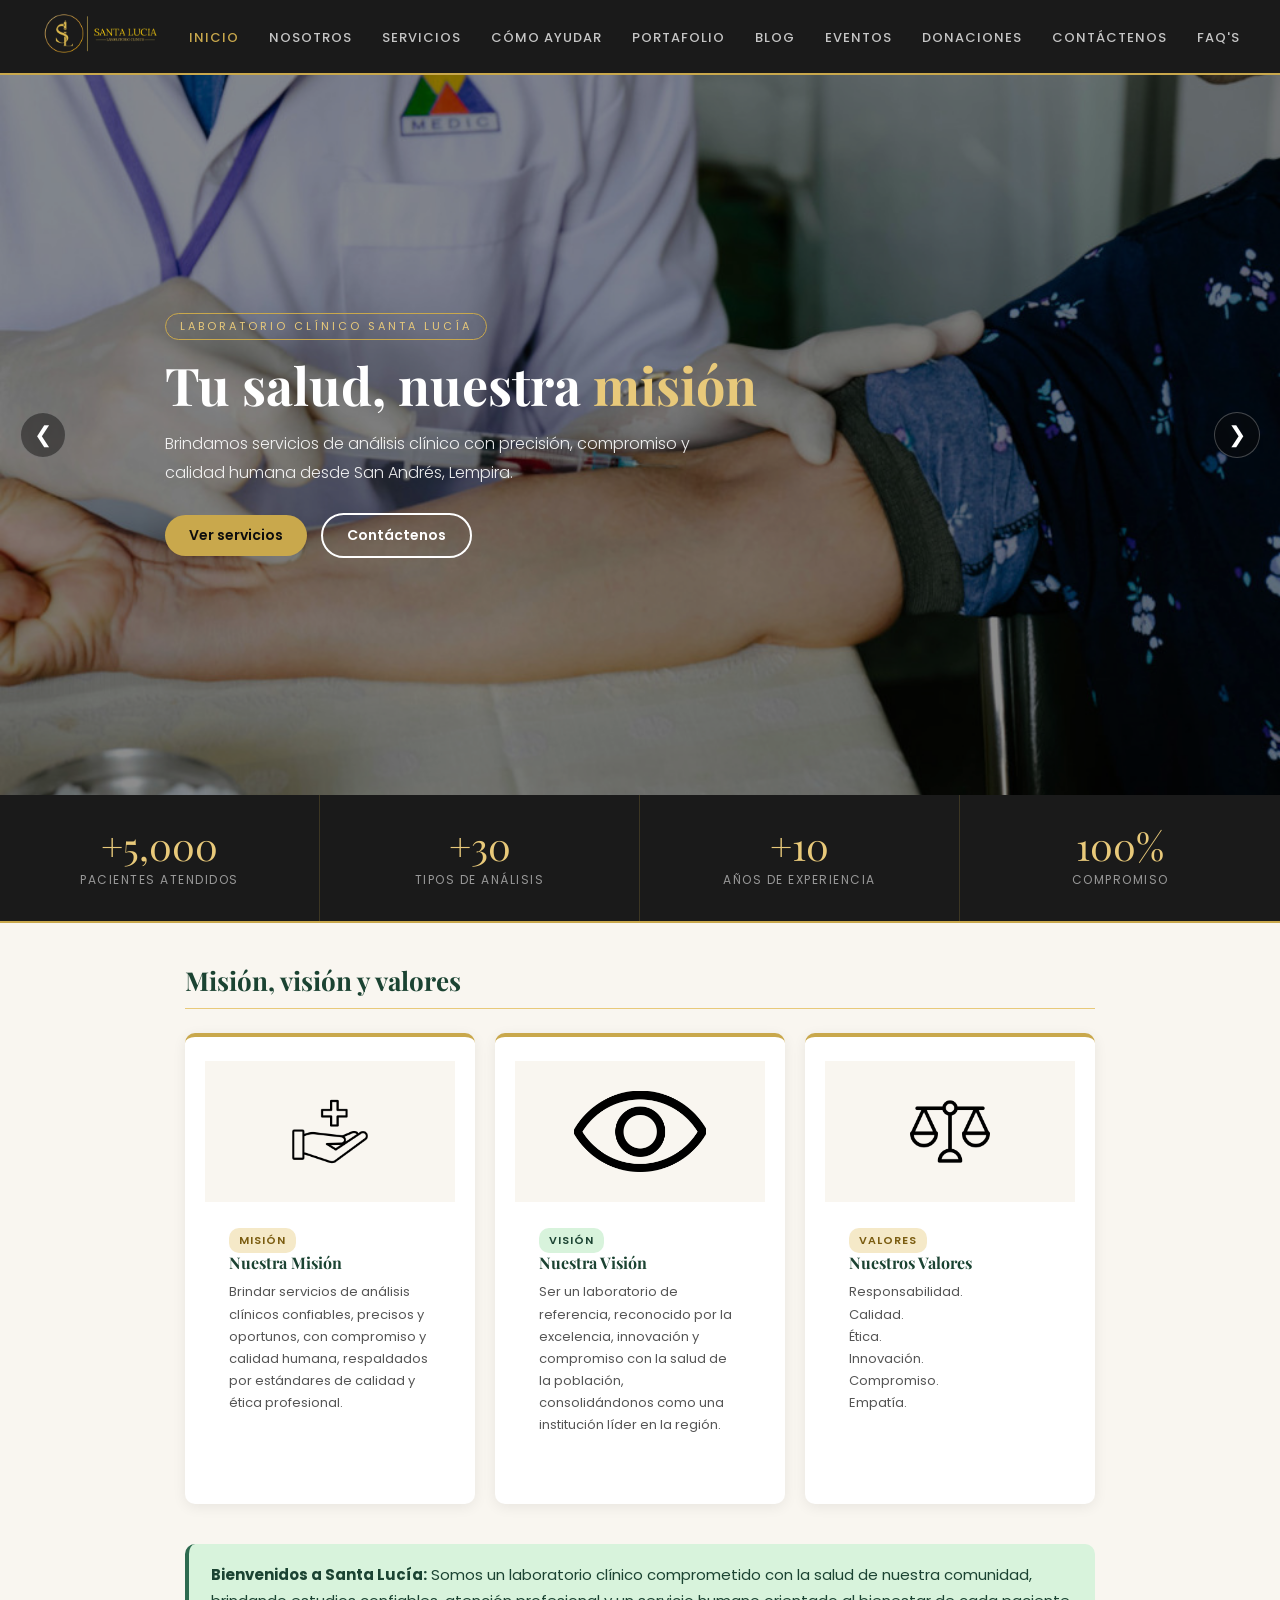
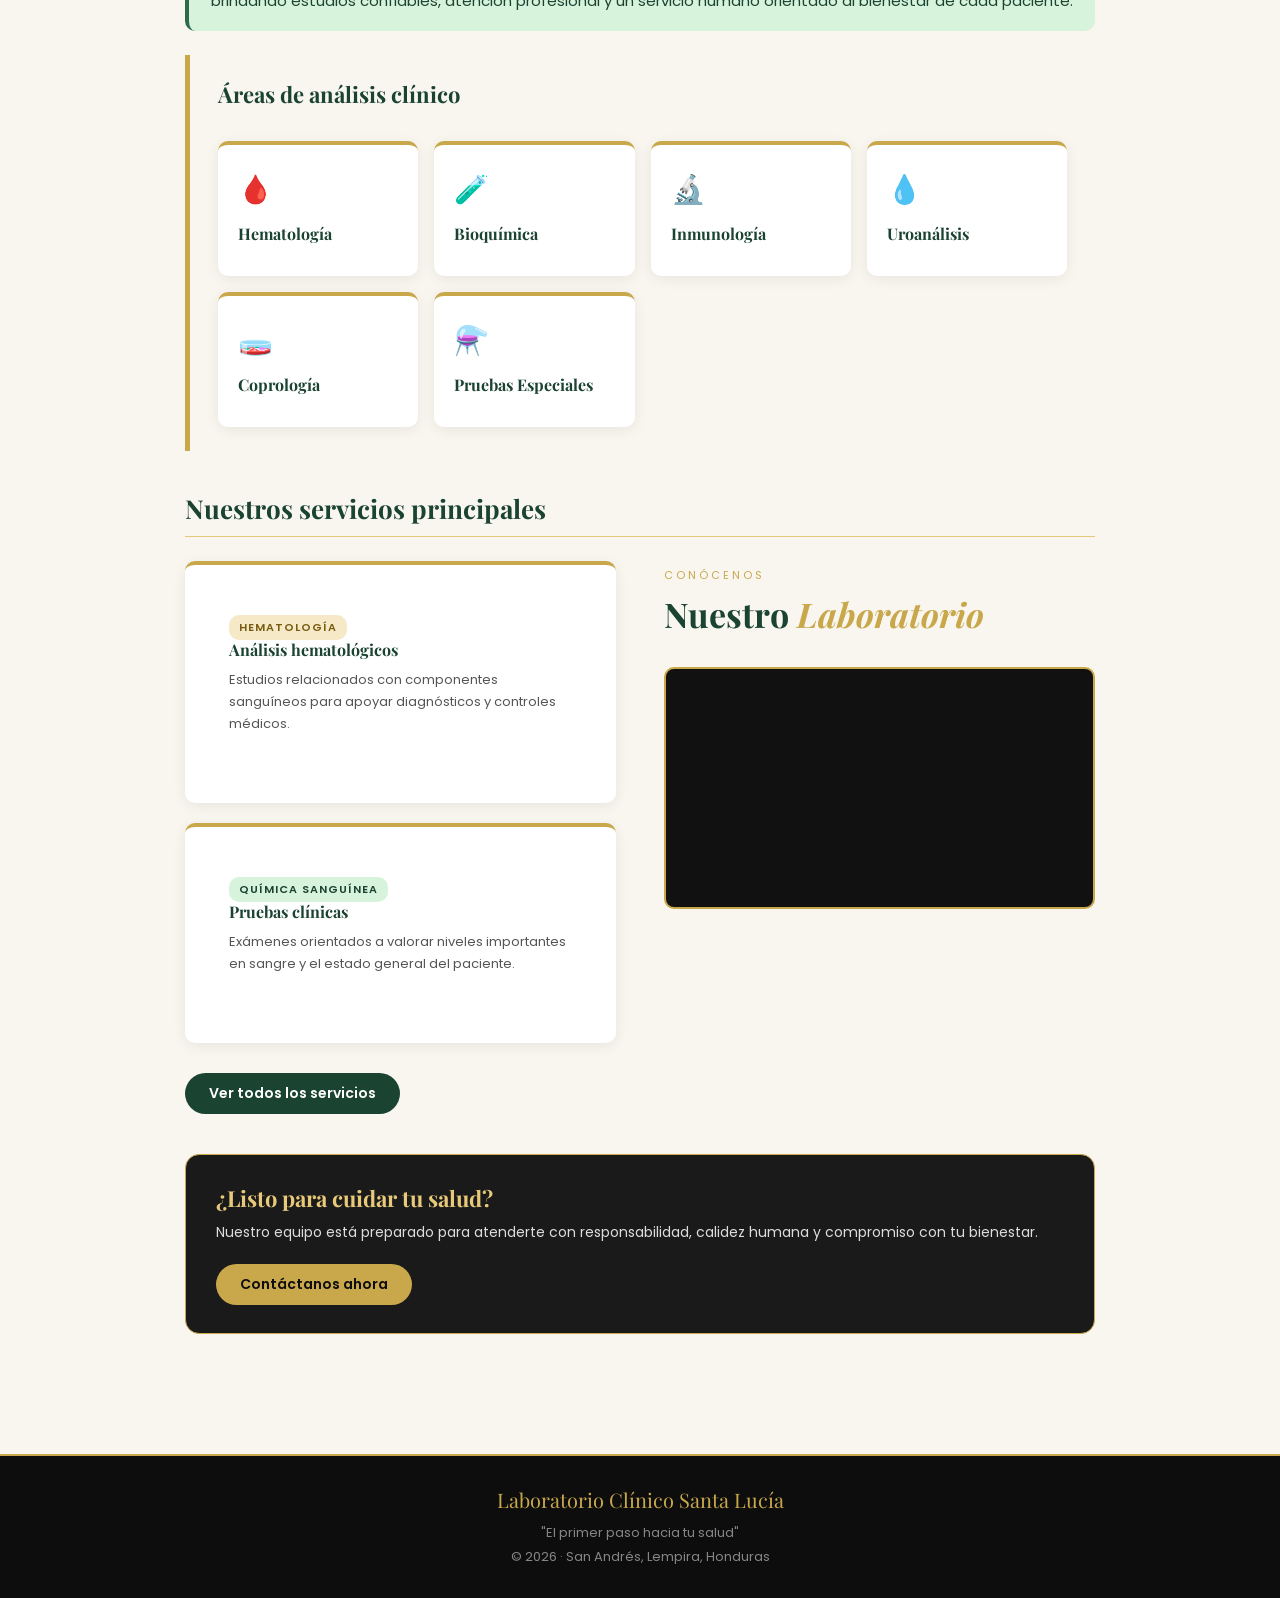
<file: index.html>
<!DOCTYPE html>
<html lang="es">
<head>
    <meta charset="UTF-8" />
    <meta name="viewport" content="width=device-width, initial-scale=1.0" />
    <title>Inicio | Laboratorio Clínico Santa Lucía</title>
    <link rel="stylesheet" href="estilo/estilo.css" />
    <script defer src="javascript/java.js"></script>
    <script defer src="javascript/carusel.js"></script>
</head>
<body>

<header>
    <nav class="barra-nav">
    <div>
        <div class="hamburger-buttons" id="btn-menu">
        <div></div>
        <div></div>
        <div></div>
        </div>
    </div>

    <div class="logo-nav">
        <a href="index.html">
        <img src="imgs/logo1.png" alt="Logo Laboratorio Santa Lucía" />
        </a>
    </div>

    <ul class="menu-nav" id="menu">
        <li><a href="index.html" class="pagina-activa">Inicio</a></li>
        <li><a href="nosotros.html">Nosotros</a></li>
        <li><a href="servicios.html">Servicios</a></li>
        <li><a href="ayudar.html">Cómo Ayudar</a></li>
        <li><a href="galeria.html">Portafolio</a></li>
        <li><a href="blog.html">Blog</a></li>
        <li><a href="eventos.html">Eventos</a></li>
        <li><a href="donaciones.html">Donaciones</a></li>
        <li><a href="contacto.html">Contáctenos</a></li>
        <li><a href="fpreguntas.html">FAQ's</a></li>
    </ul>
    </nav>
</header>

<main class="sl-main">

    <section class="carousel-section">
    <div class="carousel-container">

        <div class="carousel-item active">
        <img src="imgs/Servicios/Analisis clinicos de rutina.jpg" alt="Imagen Picsum">" alt="Atención clínica profesional">
        <div class="carousel-overlay">
            <div class="carousel-content">
            <span class="etiqueta-hero">Laboratorio Clínico Santa Lucía</span>
            <h1>Tu salud, nuestra <span>misión</span></h1>
            <p>
                Brindamos servicios de análisis clínico con precisión, compromiso y calidad humana
                desde San Andrés, Lempira.
            </p>
            <br>
            <a href="servicios.html" class="boton boton-dorado">Ver servicios</a>
            <a href="contacto.html" class="boton boton-borde-blanco">Contáctenos</a>
            </div>
        </div>
        </div>

        <div class="carousel-item">
        <img src="imgs/Servicios/Pruebas especiales.jpg" alt="Imagen Picsum">" alt="Atención clínica profesional">
        
        <div class="carousel-overlay">
            <div class="carousel-content">
            <span class="etiqueta-hero">Nuestros Servicios</span>
            <h1>Resultados <span>confiables</span></h1>
            <p>
                Contamos con atención profesional y estudios clínicos orientados al apoyo
                del diagnóstico y seguimiento médico.
            </p>
            <br>
            <a href="servicios.html" class="boton boton-dorado">Conocer más</a>
            <a href="galeria.html" class="boton boton-borde-blanco">Ver portafolio</a>
            </div>
        </div>
        </div>

        <div class="carousel-item">
        <img src="imgs/Galeria/Hematologia.jpeg" alt="Imagen Picsum">" alt="Atención clínica profesional">
        <div class="carousel-overlay">
            <div class="carousel-content">
            <span class="etiqueta-hero">Compromiso con la comunidad</span>
            <h1>Atención con <span>calidad</span></h1>
            <p>
                Trabajamos para brindar a nuestra comunidad un servicio humano, confiable
                y enfocado en el bienestar de cada paciente.
            </p>
            <br>
            <a href="nosotros.html" class="boton boton-dorado">Conócenos</a>
            <a href="donaciones.html" class="boton boton-borde-blanco">Donaciones</a>
            </div>
        </div>
        </div>

        <button class="carousel-btn prev" onclick="moveSlide(-1)">&#10094;</button>
        <button class="carousel-btn next" onclick="moveSlide(1)">&#10095;</button>

    </div>
    </section>

    <div class="sl-stats">
    <div class="sl-stat">
        <span class="sl-stat-number">+5,000</span>
        <span class="sl-stat-label">Pacientes atendidos</span>
    </div>
    <div class="sl-stat">
        <span class="sl-stat-number">+30</span>
        <span class="sl-stat-label">Tipos de análisis</span>
    </div>
    <div class="sl-stat">
        <span class="sl-stat-number">+10</span>
        <span class="sl-stat-label">Años de experiencia</span>
    </div>
    <div class="sl-stat">
        <span class="sl-stat-number">100%</span>
        <span class="sl-stat-label">Compromiso</span>
    </div>
    </div>

    <section class="contenido-principal">
        <h2 class="titulo-seccion">Misión, visión y valores</h2>

<div class="fila-3">

    <div class="tarjeta sl-card">
    <img src="imgs/mano.png" alt="Icono Misión" class="sl-card-img" style="object-fit: contain; padding: 30px; background-color: #f9f6f0;">
    <div class="sl-card-body">
        <span class="etiqueta etiqueta-dorada">Misión</span>
        <h3 class="sl-card-title">Nuestra Misión</h3>
        <p class="sl-card-excerpt">
        Brindar servicios de análisis clínicos confiables, precisos y oportunos,
        con compromiso y calidad humana, respaldados por estándares de calidad
        y ética profesional.
        </p>
    </div>
    </div>

    <div class="tarjeta sl-card">
    <img src="imgs/ojo.png" alt="Icono Visión" class="sl-card-img" style="object-fit: contain; padding: 30px; background-color: #f9f6f0;">
    <div class="sl-card-body">
        <span class="etiqueta etiqueta-verde">Visión</span>
        <h3 class="sl-card-title">Nuestra Visión</h3>
        <p class="sl-card-excerpt">
        Ser un laboratorio de referencia, reconocido por la excelencia,
        innovación y compromiso con la salud de la población, consolidándonos
        como una institución líder en la región.
        </p>
    </div>
    </div>

    <div class="tarjeta sl-card">
    <img src="imgs/balanza.png" alt="Icono Valores" class="sl-card-img" style="object-fit: contain; padding: 30px; background-color: #f9f6f0;">
    <div class="sl-card-body">
        <span class="etiqueta etiqueta-dorada">Valores</span>
        <h3 class="sl-card-title">Nuestros Valores</h3>
        <p class="sl-card-excerpt">
        Responsabilidad.
        <br>
        Calidad.
        <br>
        Ética.
        <br>
        Innovación.
        <br>
        Compromiso.
        <br>
        Empatía.
        </p>
    </div>
    </div>

</div>

<div class="aviso aviso-verde">
        <strong>Bienvenidos a Santa Lucía:</strong> Somos un laboratorio clínico comprometido
        con la salud de nuestra comunidad, brindando estudios confiables, atención profesional
        y un servicio humano orientado al bienestar de cada paciente.
    </div>

<div class="caja-contexto">
            <h2>Áreas de análisis clínico</h2>
            <div class="sl-cards-grid">
                <div class="sl-card">
                    <span class="sl-card-icon">🩸</span>
                    <h3>Hematología</h3>
                </div>
                <div class="sl-card">
                    <span class="sl-card-icon">🧪</span>
                    <h3>Bioquímica</h3>
                </div>
                <div class="sl-card">
                    <span class="sl-card-icon">🔬</span>
                    <h3>Inmunología</h3>
                </div>
                <div class="sl-card">
                    <span class="sl-card-icon">💧</span>
                    <h3>Uroanálisis</h3>
                </div>
                <div class="sl-card">
                    <span class="sl-card-icon">🧫</span>
                    <h3>Coprología</h3>
                </div>
                <div class="sl-card">
                    <span class="sl-card-icon">⚗️</span>
                    <h3>Pruebas Especiales</h3>
                </div>
            </div>
</div>

    <h2 class="titulo-seccion">Nuestros servicios principales</h2>

<div class="sl-two-col">

    <div>
        <div class="fila-2">
            <div class="tarjeta sl-card">
                <div class="sl-card-body">
                    <span class="etiqueta etiqueta-dorada">Hematología</span>
                    <h3 class="sl-card-title">Análisis hematológicos</h3>
                    <p class="sl-card-excerpt">
                        Estudios relacionados con componentes sanguíneos para apoyar diagnósticos y controles médicos.
                    </p>
                </div>
            </div>

            <div class="tarjeta sl-card">
                <div class="sl-card-body">
                    <span class="etiqueta etiqueta-verde">Química sanguínea</span>
                    <h3 class="sl-card-title">Pruebas clínicas</h3>
                    <p class="sl-card-excerpt">
                        Exámenes orientados a valorar niveles importantes en sangre y el estado general del paciente.
                    </p>
                </div>
            </div>
        </div>

        <div style="margin-top: -10px; margin-bottom: 40px;">
            <a href="servicios.html" class="boton boton-verde">Ver todos los servicios</a>
        </div>
    </div>

    <div>
        <section class="sl-section" id="video" style="padding: 0; border-bottom: none;">
            <span class="sl-section-label">Conócenos</span>
            <h2 class="sl-section-title">Nuestro <em>Laboratorio</em></h2>

            <div class="sl-video-wrap">
                <iframe
                    src="https://www.youtube.com/embed/YDQmjYlAEIM"
                    title="Video Laboratorio Santa Lucía"
                    allow="accelerometer; autoplay; clipboard-write; encrypted-media; gyroscope; picture-in-picture"
                    allowfullscreen
                ></iframe>
            </div>
        </section>
    </div>

</div>

    <div class="banner-campania">
        <div>
        <h3>¿Listo para cuidar tu salud?</h3>
        <p>
            Nuestro equipo está preparado para atenderte con responsabilidad,
            calidez humana y compromiso con tu bienestar.
        </p>
        </div>
        <a href="contacto.html" class="boton boton-dorado">Contáctanos ahora</a>
    </div>
    </section>

</main>

<footer class="pie-pagina">
    <div class="nombre-lab">Laboratorio Clínico Santa Lucía</div>
    <p>"El primer paso hacia tu salud"</p>
    <p>&copy; 2026 · San Andrés, Lempira, Honduras</p>
</footer>

</body>

</html>
</file>
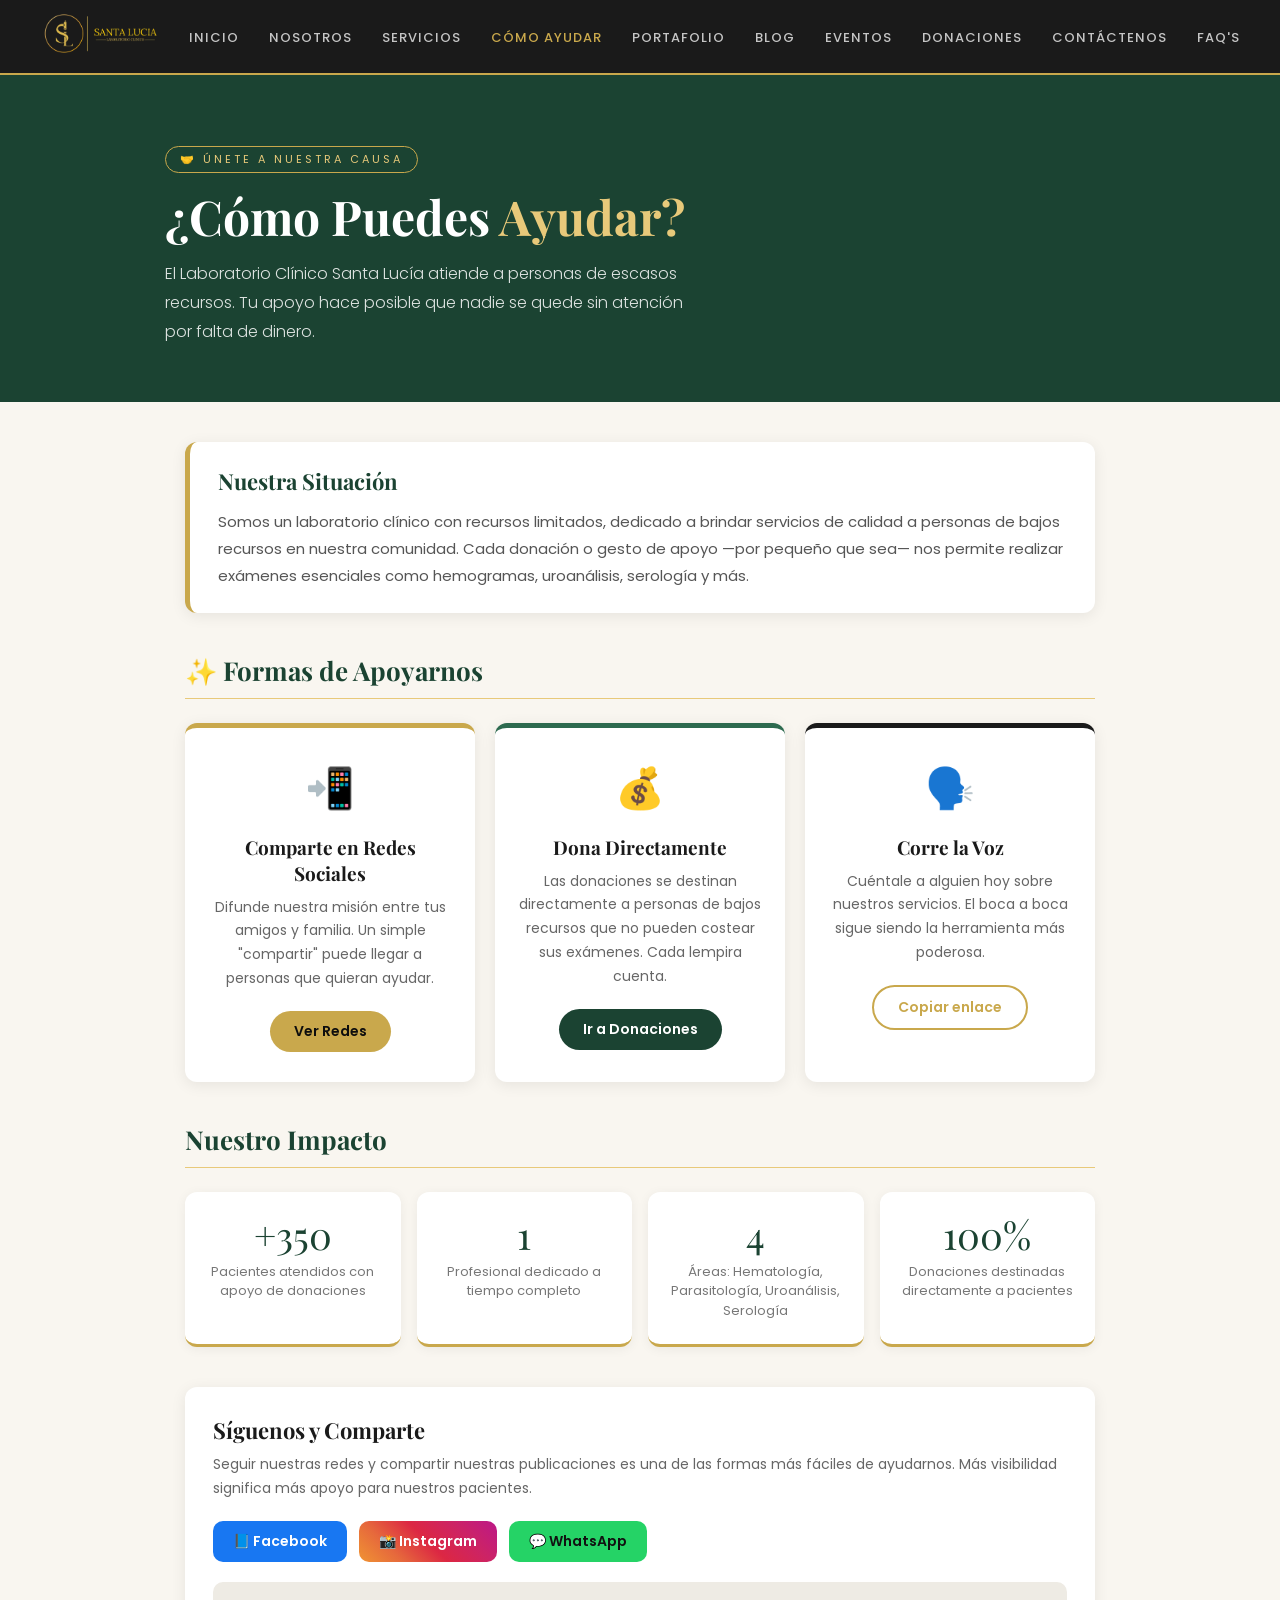
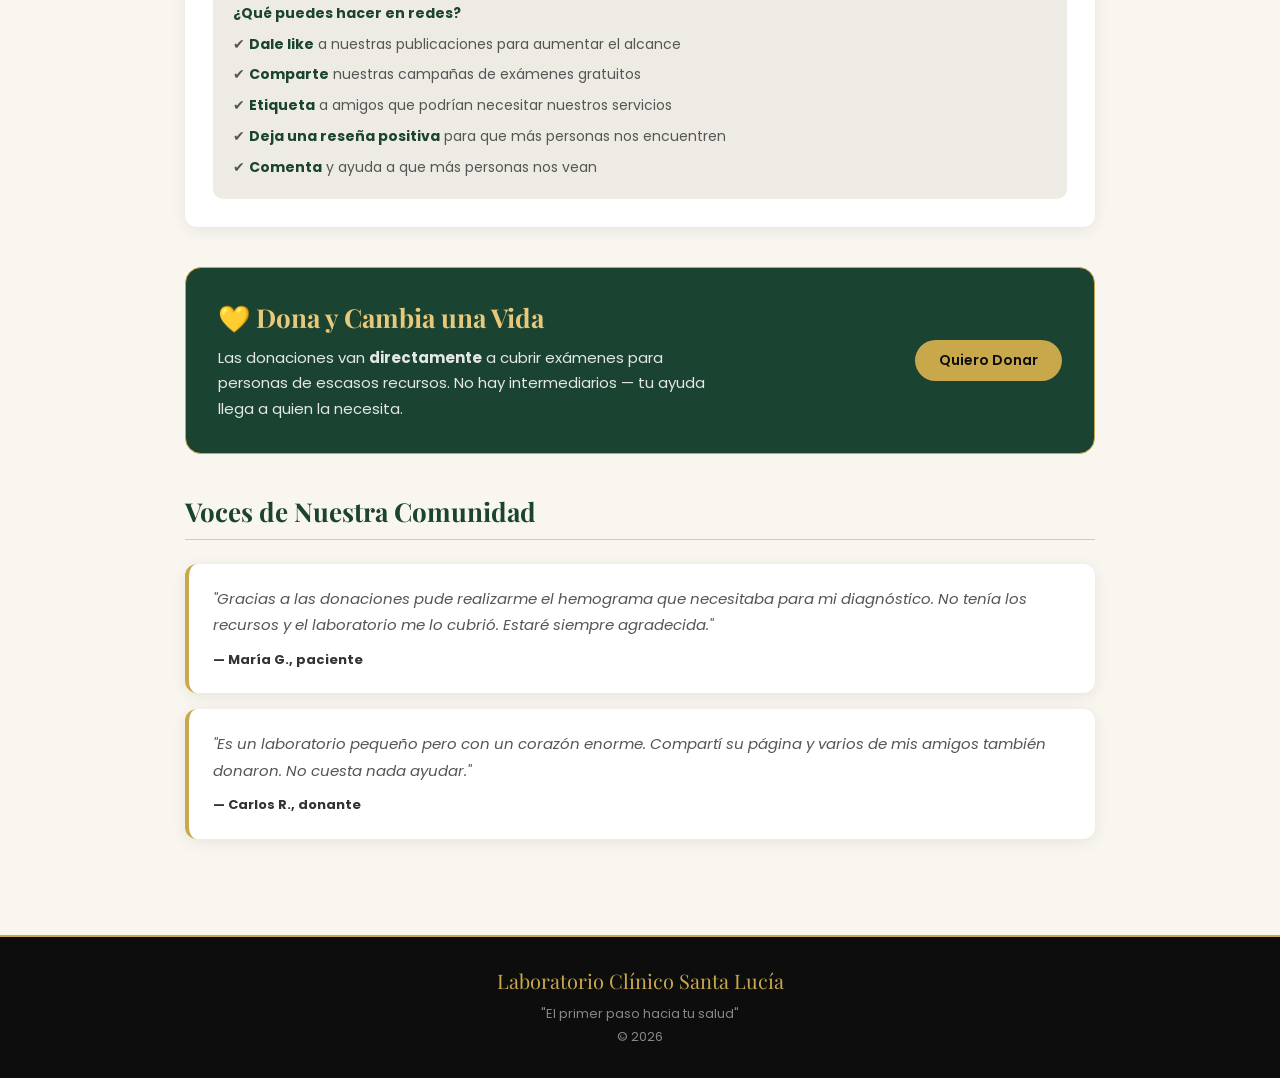
<file: ayudar.html>
<!DOCTYPE html>
<html lang="es">

<head>
  <meta charset="UTF-8" />
  <meta name="viewport" content="width=device-width, initial-scale=1.0" />
  <title>Cómo Ayudar – Laboratorio Clínico Santa Lucía</title>
  <link rel="stylesheet" href="estilo/estilo.css" />
</head>

<body>

  <!-- BARRA DE NAVEGACION -->
  <header>
    <nav class="barra-nav">
      <div>
        <div class="hamburger-buttons" id="btn-menu">
          <div></div>
          <div></div>
          <div></div>
        </div>
      </div>
      <div class="logo-nav">
        <a href="index.html">
          <img src="imgs/logo1.png" alt="Logo Laboratorio Santa Lucía" />
        </a>
      </div>
      <ul class="menu-nav" id="menu">
        <li><a href="index.html">Inicio</a></li>
        <li><a href="nosotros.html">Nosotros</a></li>
        <li><a href="servicios.html">Servicios</a></li>
        <li><a href="ayudar.html">Cómo Ayudar</a></li>
        <li><a href="galeria.html">Portafolio</a></li>
        <li><a href="blog.html">Blog</a></li>
        <li><a href="eventos.html">Eventos</a></li>
        <li><a href="donaciones.html">Donaciones</a></li>
        <li><a href="contacto.html">Contáctenos</a></li>
        <li><a href="faq.html">FAQ's</a></li>
      </ul>
    </nav>
  </header>

  <main>
    <section class="seccion-hero">
      <div class="contenido-hero">
        <span class="etiqueta-hero">🤝 Únete a nuestra causa</span>
        <h1>¿Cómo Puedes <span>Ayudar?</span></h1>
        <p>El Laboratorio Clínico Santa Lucía atiende a personas de escasos recursos. Tu apoyo hace posible que nadie se
          quede sin atención por falta de dinero.</p>
      </div>
    </section>

    <div class="contenido-principal">

      <div class="caja-contexto tarjeta">
        <h2>Nuestra Situación</h2>
        <p>
          Somos un laboratorio clínico con recursos limitados, dedicado a brindar servicios de calidad
          a personas de bajos recursos en nuestra comunidad. Cada donación o gesto de apoyo —por pequeño
          que sea— nos permite realizar exámenes esenciales como hemogramas, uroanálisis, serología y más.
        </p>
      </div>

      <h2 class="titulo-seccion">✨ Formas de Apoyarnos</h2>

      <div class="fila-3">

        <div class="tarjeta-ayuda tarjeta">
          <span class="icono-ayuda">📲</span>
          <h3>Comparte en Redes Sociales</h3>
          <p>Difunde nuestra misión entre tus amigos y familia. Un simple "compartir" puede llegar a personas que
            quieran
            ayudar.</p>
          <a href="#redes" class="boton boton-dorado">Ver Redes</a>
        </div>

        <div class="tarjeta-ayuda tarjeta">
          <span class="icono-ayuda">💰</span>
          <h3>Dona Directamente</h3>
          <p>Las donaciones se destinan directamente a personas de bajos recursos que no pueden costear sus exámenes.
            Cada
            lempira cuenta.</p>
          <a href="donaciones.html" class="boton boton-verde">Ir a Donaciones</a>
        </div>

        <div class="tarjeta-ayuda tarjeta">
          <span class="icono-ayuda">🗣️</span>
          <h3>Corre la Voz</h3>
          <p>Cuéntale a alguien hoy sobre nuestros servicios. El boca a boca sigue siendo la herramienta más poderosa.
          </p>
          <button class="boton boton-borde" id="btn-copiar">Copiar enlace</button>
        </div>

      </div>

      <h2 class="titulo-seccion">Nuestro Impacto</h2>

      <div class="fila-4">
        <div class="caja-impacto">
          <span class="numero-impacto">+350</span>
          <p>Pacientes atendidos con apoyo de donaciones</p>
        </div>
        <div class="caja-impacto">
          <span class="numero-impacto">1</span>
          <p>Profesional dedicado a tiempo completo</p>
        </div>
        <div class="caja-impacto">
          <span class="numero-impacto">4</span>
          <p>Áreas: Hematología, Parasitología, Uroanálisis, Serología</p>
        </div>
        <div class="caja-impacto">
          <span class="numero-impacto">100%</span>
          <p>Donaciones destinadas directamente a pacientes</p>
        </div>
      </div>

      <div class="seccion-redes tarjeta" id="redes">
        <h2>Síguenos y Comparte</h2>
        <p>Seguir nuestras redes y compartir nuestras publicaciones es una de las formas más fáciles de ayudarnos. Más
          visibilidad significa más apoyo para nuestros pacientes.</p>

        <div class="botones-redes">
          <button class="boton-red red-facebook"><a href="https://www.facebook.com/share/185XZctjKw/" target="_blank">📘 Facebook</a></button>
          <button class="boton-red red-instagram"><a href="https://www.instagram.com/lab_santalucia_hn?igsh=MXhjaWloeXlvNHYzZg==" target="_blank">📸 Instagram</a></button>
          <button class="boton-red red-whatsapp"><a href="https://wa.me/50493747595" target="_blank">💬 WhatsApp</a></button>
        </div>

        <div class="lista-acciones">
          <strong>¿Qué puedes hacer en redes?</strong><br>
          ✔ <strong>Dale like</strong> a nuestras publicaciones para aumentar el alcance<br>
          ✔ <strong>Comparte</strong> nuestras campañas de exámenes gratuitos<br>
          ✔ <strong>Etiqueta</strong> a amigos que podrían necesitar nuestros servicios<br>
          ✔ <strong>Deja una reseña positiva</strong> para que más personas nos encuentren<br>
          ✔ <strong>Comenta</strong> y ayuda a que más personas nos vean
        </div>
      </div>

      <div class="banner-donar">
        <div>
          <h3>💛 Dona y Cambia una Vida</h3>
          <p>
            Las donaciones van <strong>directamente</strong> a cubrir exámenes para personas de escasos recursos.
            No hay intermediarios — tu ayuda llega a quien la necesita.
          </p>
        </div>
        <a href="donaciones.html" class="boton boton-dorado">Quiero Donar</a>
      </div>

      <h2 class="titulo-seccion">Voces de Nuestra Comunidad</h2>

      <div class="testimonio tarjeta">
        "Gracias a las donaciones pude realizarme el hemograma que necesitaba para mi diagnóstico.
        No tenía los recursos y el laboratorio me lo cubrió. Estaré siempre agradecida."
        <strong>— María G., paciente</strong>
      </div>

      <div class="testimonio tarjeta">
        "Es un laboratorio pequeño pero con un corazón enorme. Compartí su página y varios de mis
        amigos también donaron. No cuesta nada ayudar."
        <strong>— Carlos R., donante</strong>
      </div>

    </div>
  </main>

  <footer class="pie-pagina">
    <div class="nombre-lab">Laboratorio Clínico Santa Lucía</div>
    <p>"El primer paso hacia tu salud"</p>
    <p>&copy; 2026</p>
  </footer>

  <script>
    var botonCopiar = document.getElementById('btn-copiar');
    botonCopiar.addEventListener('click', function () {
      navigator.clipboard.writeText(window.location.href).then(function () {
        botonCopiar.textContent = '¡Copiado!';
        setTimeout(function () {
          botonCopiar.textContent = 'Copiar enlace';
        }, 2000);
      });
    });
  </script>
  <script src="javascript/animacion.js"></script>
</body>

</html>
</file>
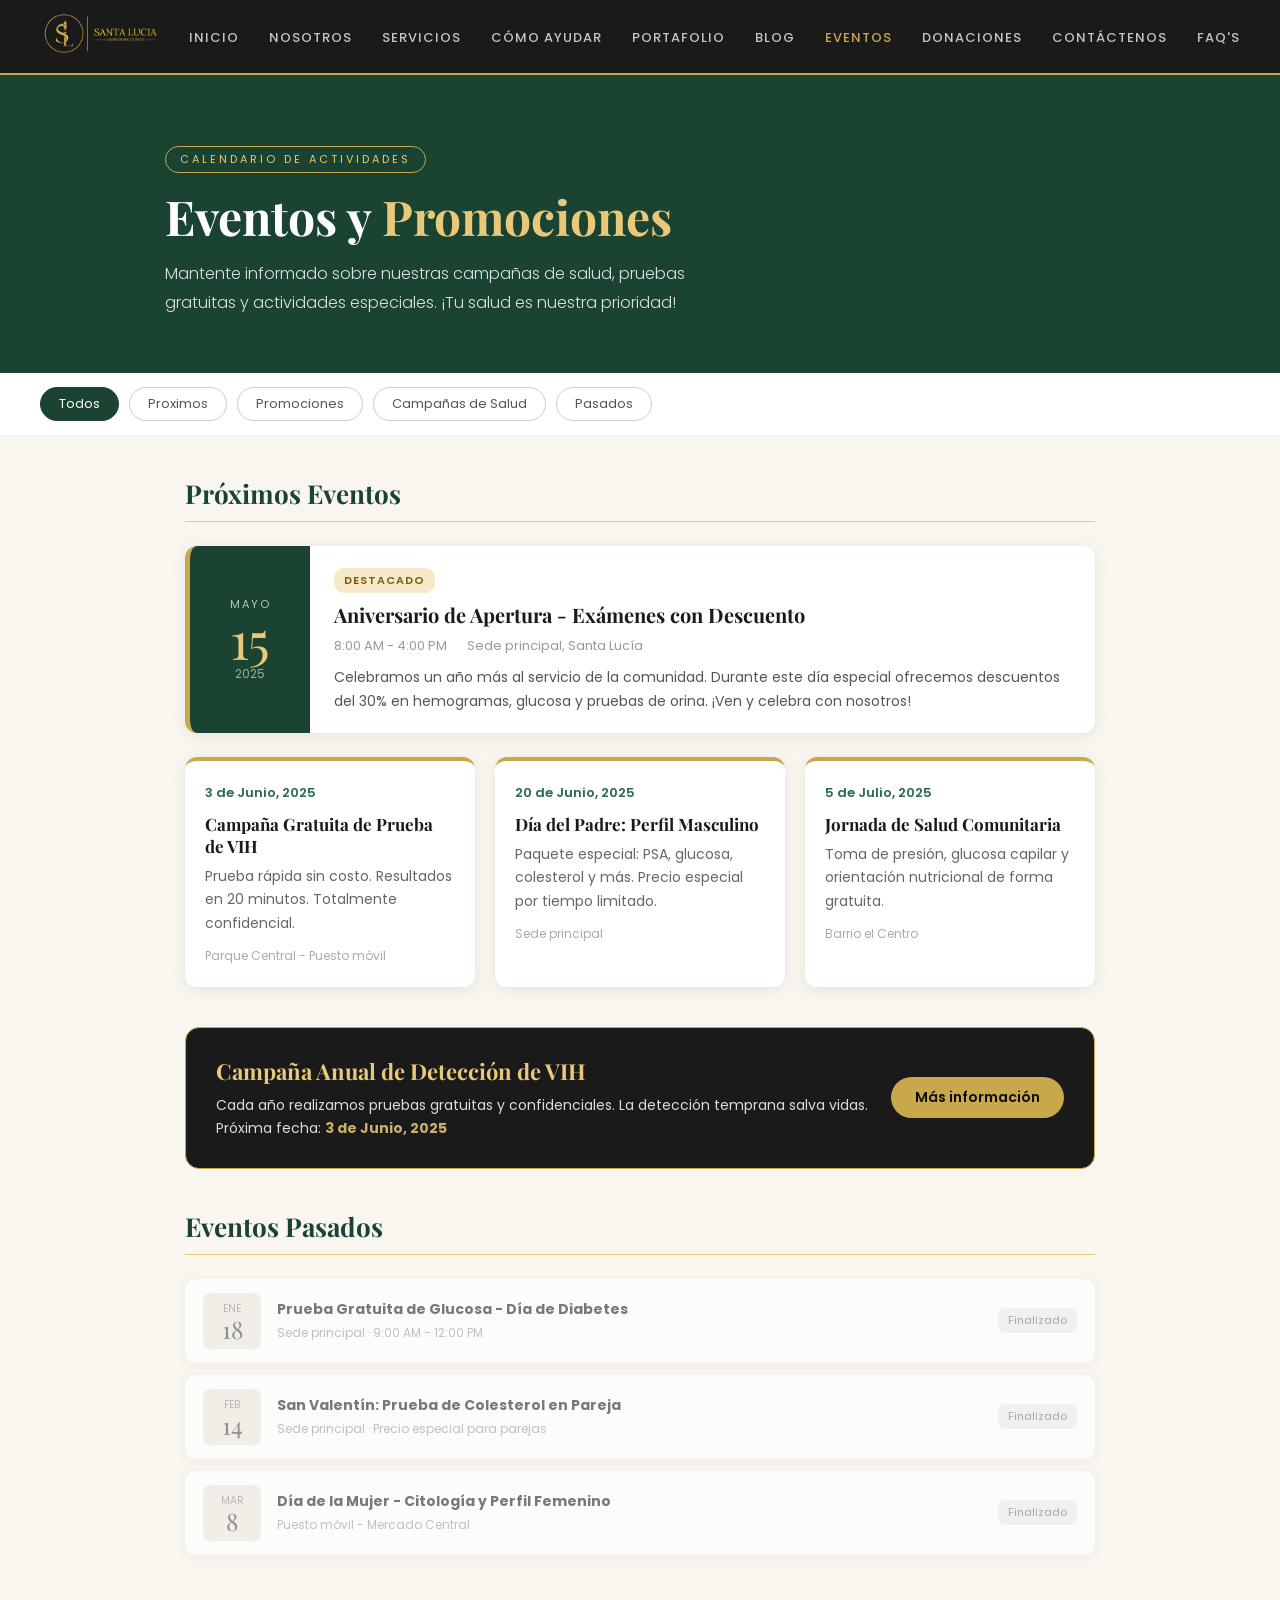
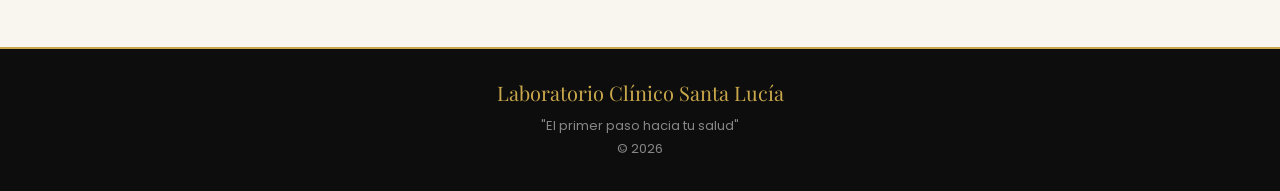
<file: eventos.html>
<!DOCTYPE html>
<html lang="es">

<head>
  <meta charset="UTF-8" />
  <meta name="viewport" content="width=device-width, initial-scale=1.0" />
  <title>Eventos - Laboratorio Clínico Santa Lucía</title>
  <link rel="stylesheet" href="estilo/estilo.css" />
</head>

<body>

  <header>
    <nav class="barra-nav">
      <div>
        <div class="hamburger-buttons" id="btn-menu">
          <div></div>
          <div></div>
          <div></div>
        </div>
      </div>
      <div class="logo-nav">
        <a href="index.html">
          <img src="imgs/logo1.png" alt="Logo Laboratorio Santa Lucía" />
        </a>
      </div>
      <ul class="menu-nav" id="menu">
        <li><a href="index.html">Inicio</a></li>
        <li><a href="nosotros.html">Nosotros</a></li>
        <li><a href="servicios.html">Servicios</a></li>
        <li><a href="ayudar.html">Cómo Ayudar</a></li>
        <li><a href="galeria.html">Portafolio</a></li>
        <li><a href="blog.html">Blog</a></li>
        <li><a href="eventos.html">Eventos</a></li>
        <li><a href="donaciones.html">Donaciones</a></li>
        <li><a href="contacto.html">Contáctenos</a></li>
        <li><a href="faq.html">FAQ's</a></li>
      </ul>
    </nav>
  </header>
  <main>
    
    <section class="seccion-hero">
      <div class="contenido-hero">
        <span class="etiqueta-hero">Calendario de actividades</span>
        <h1>Eventos y <span>Promociones</span></h1>
        <p>Mantente informado sobre nuestras campañas de salud, pruebas gratuitas y actividades especiales. ¡Tu salud es
          nuestra prioridad!</p>
      </div>
    </section>

    <div class="barra-filtros">
      <button class="boton-filtro activo"><a href="#">Todos</a></button>
      <button class="boton-filtro"><a href="#Proximos">Proximos</a></button>
      <button class="boton-filtro"><a href="#Prom">Promociones</a></button>
      <button class="boton-filtro"><a href="#CampSal">Campañas de Salud</a></button>
      <button class="boton-filtro"><a href="#EPasados">Pasados</a></button>
    </div>

    <div class="contenido-principal">

      <h2 id="Proximos" class="titulo-seccion"> Próximos Eventos</h2>

      <div class="evento-destacado tarjeta">
        <div class="bloque-fecha">
          <span class="mes">Mayo</span>
          <span class="dia">15</span>
          <span class="anio">2025</span>
        </div>
        <div class="info-evento">
          <span class="etiqueta etiqueta-dorada"> Destacado</span>
          <h3>Aniversario de Apertura - Exámenes con Descuento</h3>
          <div class="meta-evento">
            <span> 8:00 AM - 4:00 PM</span>
            <span> Sede principal, Santa Lucía</span>
          </div>
          <p>Celebramos un año más al servicio de la comunidad. Durante este día especial ofrecemos descuentos del 30%
            en hemogramas, glucosa y pruebas de orina. ¡Ven y celebra con nosotros!</p>
        </div>
      </div>

      <div class="fila-3" id="Prom">

        <div class="tarjeta-evento tarjeta">
          <div class="fecha-evento">3 de Junio, 2025</div>
          <h4>Campaña Gratuita de Prueba de VIH</h4>
          <p>Prueba rápida sin costo. Resultados en 20 minutos. Totalmente confidencial.</p>
          <div class="lugar"> Parque Central - Puesto móvil</div>
        </div>

        <div class="tarjeta-evento tarjeta">
          <div class="fecha-evento"> 20 de Junio, 2025</div>
          <h4>Día del Padre: Perfil Masculino</h4>
          <p>Paquete especial: PSA, glucosa, colesterol y más. Precio especial por tiempo limitado.</p>
          <div class="lugar"> Sede principal</div>
        </div>

        <div class="tarjeta-evento tarjeta">
          <div class="fecha-evento"> 5 de Julio, 2025</div>
          <h4>Jornada de Salud Comunitaria</h4>
          <p>Toma de presión, glucosa capilar y orientación nutricional de forma gratuita.</p>
          <div class="lugar"> Barrio el Centro</div>
        </div>

      </div>

      
      <div class="banner-campania" id="CampSal">
        <div>
          <h3>Campaña Anual de Detección de VIH</h3>
          <p>
            Cada año realizamos pruebas gratuitas y confidenciales. La detección temprana salva vidas.<br>
            Próxima fecha: <strong style="color: #e8c97a;">3 de Junio, 2025</strong>
          </p>
        </div>
        <a href="#" class="boton boton-dorado">Más información</a>
      </div>

   
      <h2 id="EPasados" class="titulo-seccion"> Eventos Pasados</h2>

      <div class="evento-pasado">
        <div class="fecha-pasado">
          <div class="mes-p">Ene</div>
          <div class="dia-p">18</div>
        </div>
        <div class="info-pasado">
          <h5>Prueba Gratuita de Glucosa - Día de Diabetes</h5>
          <p>Sede principal · 9:00 AM - 12:00 PM</p>
        </div>
        <span class="estado-pasado">Finalizado</span>
      </div>

      <div class="evento-pasado">
        <div class="fecha-pasado">
          <div class="mes-p">Feb</div>
          <div class="dia-p">14</div>
        </div>
        <div class="info-pasado">
          <h5>San Valentín: Prueba de Colesterol en Pareja</h5>
          <p>Sede principal · Precio especial para parejas</p>
        </div>
        <span class="estado-pasado">Finalizado</span>
      </div>

      <div class="evento-pasado">
        <div class="fecha-pasado">
          <div class="mes-p">Mar</div>
          <div class="dia-p">8</div>
        </div>
        <div class="info-pasado">
          <h5>Día de la Mujer - Citología y Perfil Femenino</h5>
          <p>Puesto móvil - Mercado Central</p>
        </div>
        <span class="estado-pasado">Finalizado</span>
      </div>

    </div>
  </main>

  <!-- PIE DE PAGINA -->
  <footer class="pie-pagina">
    <div class="nombre-lab">Laboratorio Clínico Santa Lucía</div>
    <p>"El primer paso hacia tu salud"</p>
    <p>&copy; 2026</p>
  </footer>

  <!-- Script para los filtros -->
  <script>
    const botones = document.querySelectorAll('.boton-filtro');
    botones.forEach(function (boton) {
      boton.addEventListener('click', function () {
        botones.forEach(function (b) { b.classList.remove('activo'); });
        this.classList.add('activo');
      });
    });
  </script>
  <script src="javascript/animacion.js"></script>
</body>

</html>
</file>
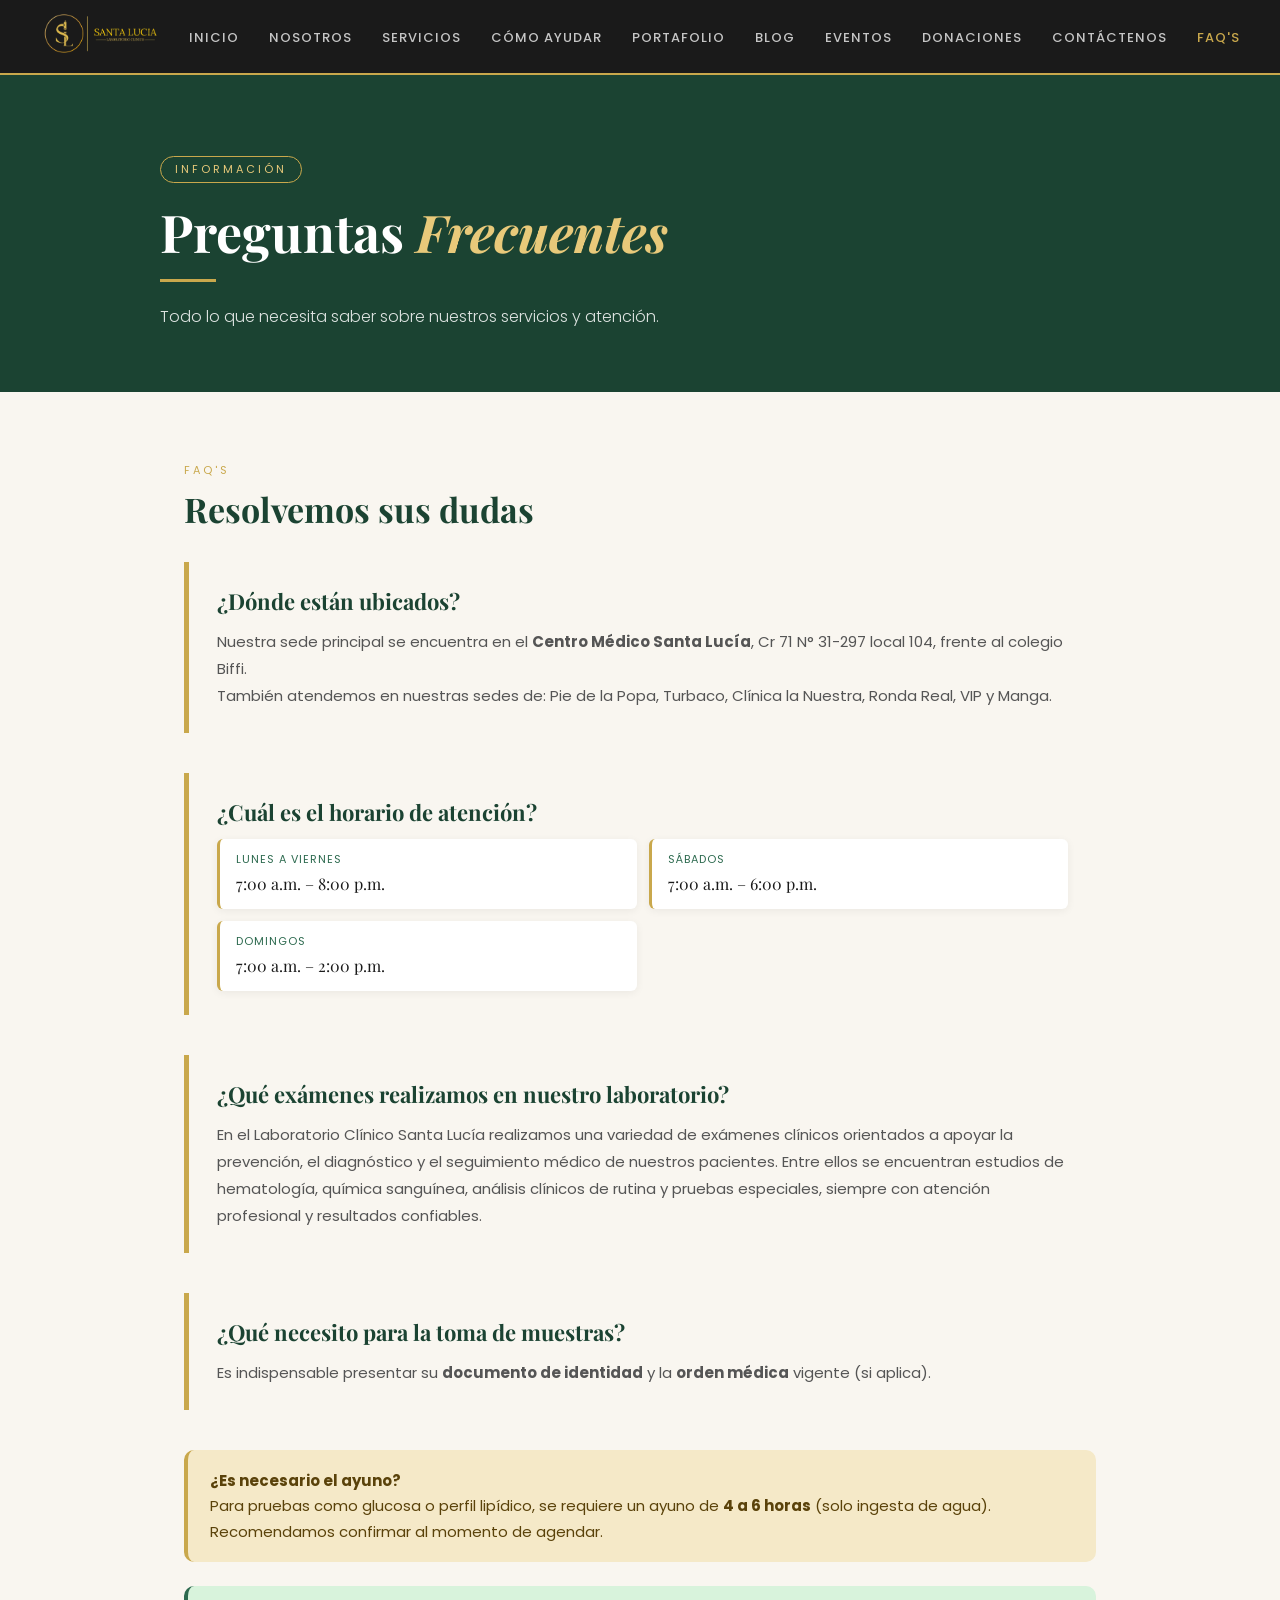
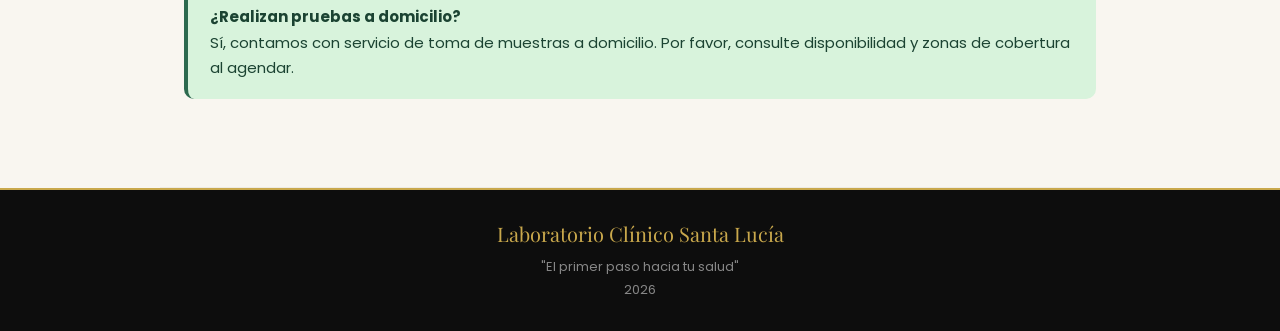
<file: fpreguntas.html>
<!DOCTYPE html>
<html lang="es">
<head>
    <meta charset="UTF-8">
    <meta name="viewport" content="width=device-width, initial-scale=1.0">
    <title>FAQ - Laboratorio Clínico</title>
    <link rel="stylesheet" href="estilo/estilo.css">
    <script src="javascript/java.js"></script>
</head>
<body>

<main class="sl-main">

    <header class="header">
        <nav class="barra-nav">
            <div>
                <div class="hamburger-buttons" id="btn-menu">
                    <div></div>
                    <div></div>
                    <div></div>
                </div>
            </div>
            <div class="logo-nav">
                <a href="index.html">
                    <img src="imgs/logo1.png" alt="Logo Laboratorio Santa Lucía"/>
                </a>
            </div>
            <ul class="menu-nav" id="menu">
                <li><a href="index.html">Inicio</a></li>
                <li><a href="nosotros.html">Nosotros</a></li>
                <li><a href="servicios.html">Servicios</a></li>
                <li><a href="ayudar.html">Cómo Ayudar</a></li>
                <li><a href="galeria.html">Portafolio</a></li>
                <li><a href="blog.html">Blog</a></li>
                <li><a href="eventos.html">Eventos</a></li>
                <li><a href="donaciones.html">Donaciones</a></li>
                <li><a href="contacto.html">Contáctenos</a></li>
                <li><a href="fpreguntas.html" class="pagina-activa">FAQ's</a></li>
            </ul>
        </nav>
    </header>

    <section class="sl-hero">
        <div class="sl-hero-inner">
            <span class="sl-hero-eyebrow">Información</span>
            <h1>Preguntas <em>Frecuentes</em></h1>
            <div class="sl-hero-line"></div>
            <p>Todo lo que necesita saber sobre nuestros servicios y atención.</p>
        </div>
    </section>

    <section class="sl-section">
        <span class="sl-section-label">FAQ's</span>
        <h2 class="sl-section-title">Resolvemos sus dudas</h2>

        <div class="caja-contexto">
            <h2>¿Dónde están ubicados?</h2>
            <p>Nuestra sede principal se encuentra en el <strong>Centro Médico Santa Lucía</strong>, Cr 71 N° 31-297 local 104, frente al colegio Biffi.</p>
            <p>También atendemos en nuestras sedes de: Pie de la Popa, Turbaco, Clínica la Nuestra, Ronda Real, VIP y Manga.</p>
        </div>

        <div class="caja-contexto">
            <h2>¿Cuál es el horario de atención?</h2>
            <div class="sl-horario-grid">
                <div class="sl-horario-item">
                    <span class="sl-horario-dia">Lunes a Viernes</span>
                    <span class="sl-horario-hora">7:00 a.m. – 8:00 p.m.</span>
                </div>
                <div class="sl-horario-item">
                    <span class="sl-horario-dia">Sábados</span>
                    <span class="sl-horario-hora">7:00 a.m. – 6:00 p.m.</span>
                </div>
                <div class="sl-horario-item">
                    <span class="sl-horario-dia">Domingos</span>
                    <span class="sl-horario-hora">7:00 a.m. – 2:00 p.m.</span>
                </div>
            </div>
        </div>

        <div class="caja-contexto">
            <h2>¿Qué exámenes realizamos en nuestro laboratorio?</h2>
            <p>
                En el Laboratorio Clínico Santa Lucía realizamos una variedad de exámenes clínicos
                orientados a apoyar la prevención, el diagnóstico y el seguimiento médico de nuestros pacientes.
                Entre ellos se encuentran estudios de hematología, química sanguínea, análisis clínicos de rutina
                y pruebas especiales, siempre con atención profesional y resultados confiables.
            </p>
        </div>

        <div class="caja-contexto">
            <h2>¿Qué necesito para la toma de muestras?</h2>
            <p>Es indispensable presentar su <strong>documento de identidad</strong> y la <strong>orden médica</strong> vigente (si aplica).</p>
        </div>

        <div class="aviso aviso-dorado">
            <strong>¿Es necesario el ayuno?</strong><br>
            Para pruebas como glucosa o perfil lipídico, se requiere un ayuno de <strong>4 a 6 horas</strong> (solo ingesta de agua). Recomendamos confirmar al momento de agendar.
        </div>

        <div class="aviso aviso-verde">
            <strong>¿Realizan pruebas a domicilio?</strong><br>
            Sí, contamos con servicio de toma de muestras a domicilio. Por favor, consulte disponibilidad y zonas de cobertura al agendar.
        </div>



    </section>

    <footer class="pie-pagina">
        <div class="nombre-lab">Laboratorio Clínico Santa Lucía</div>
        <p>"El primer paso hacia tu salud"</p>
        <p>2026</p>
    </footer>

</main>

</body>
</html>
</file>
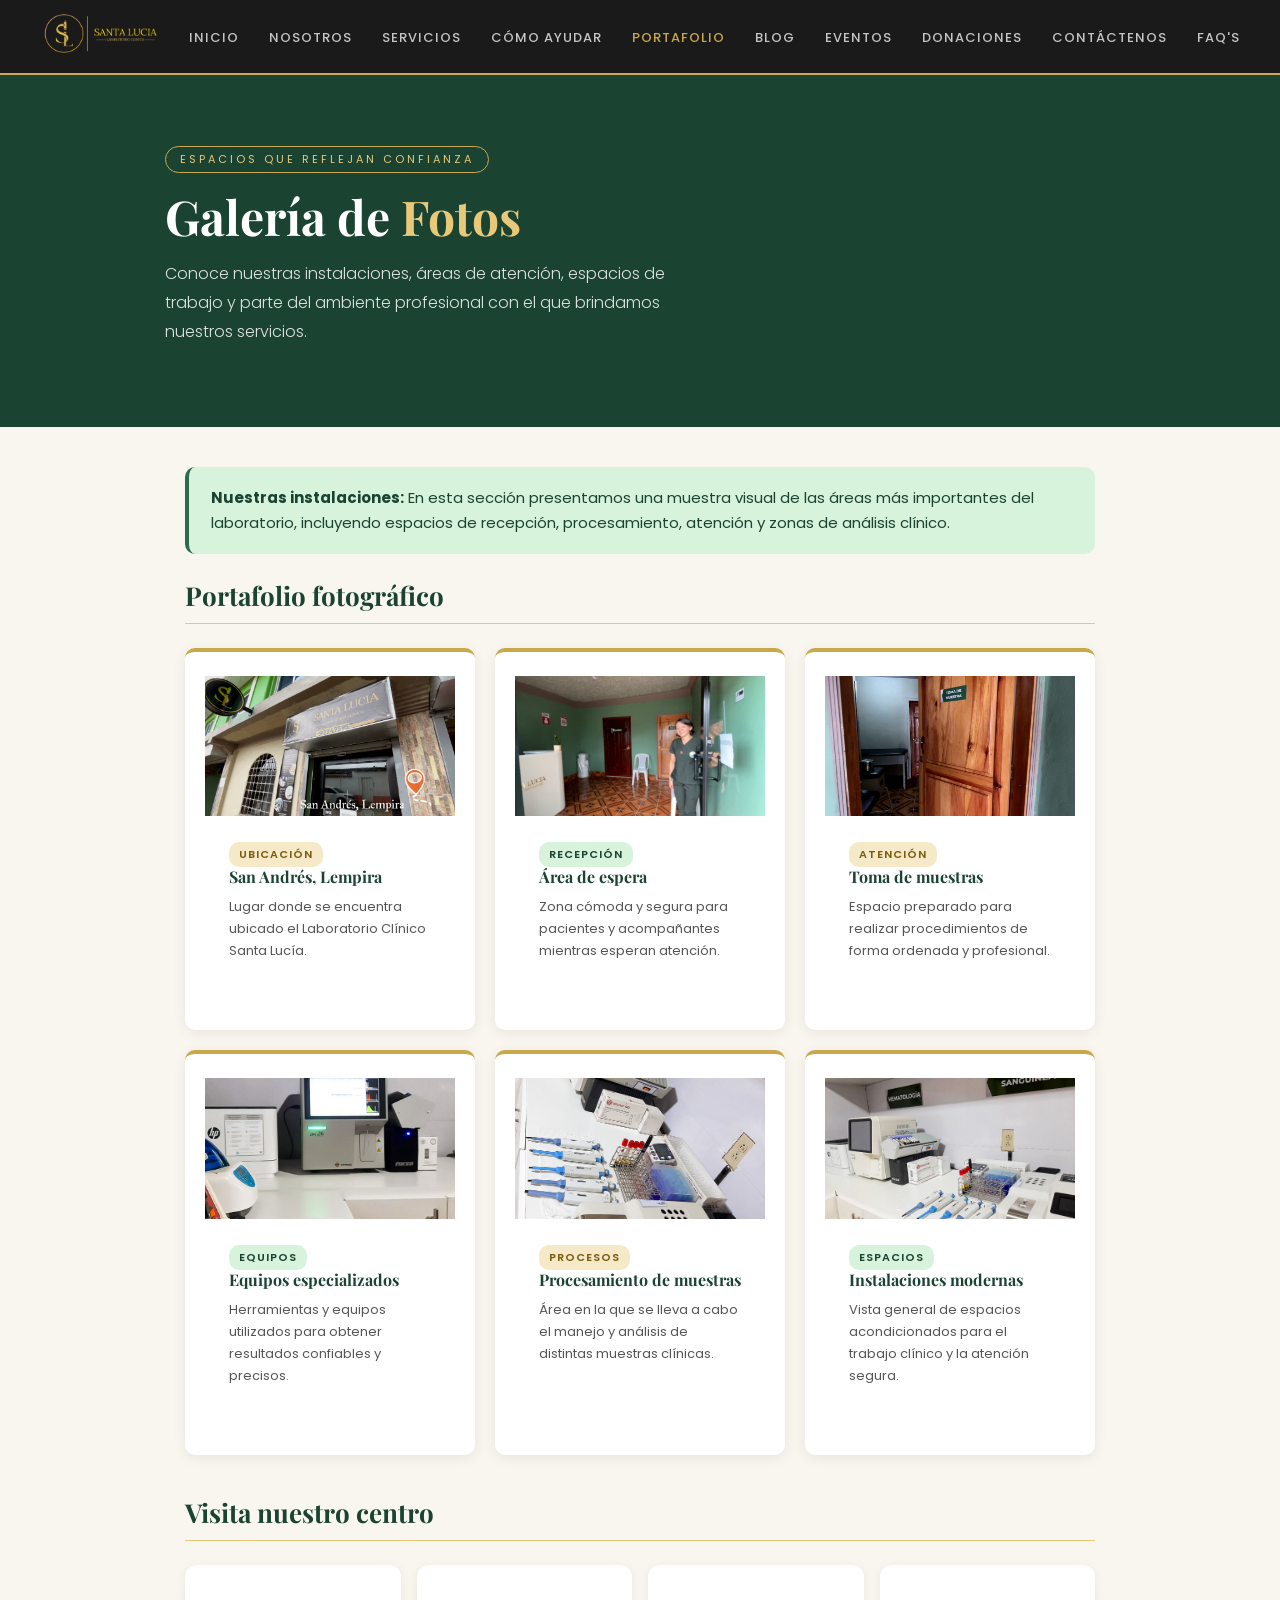
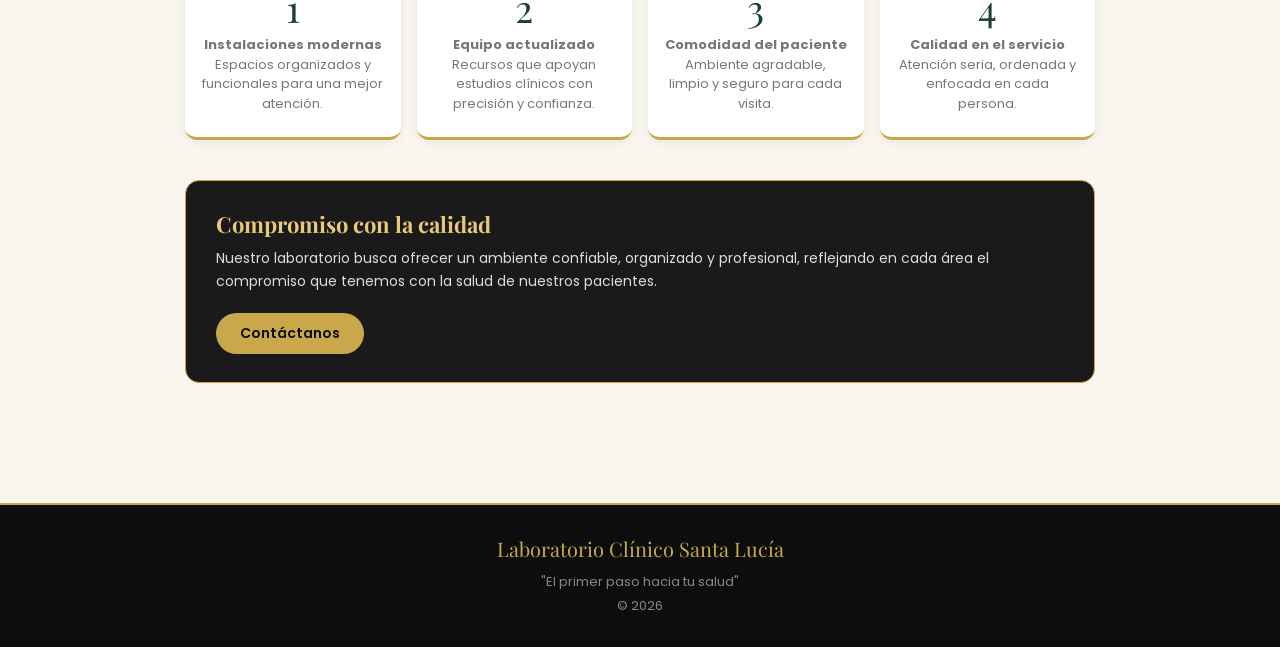
<file: galeria.html>
<!DOCTYPE html>
<html lang="es">
<head>
  <meta charset="UTF-8" />
  <meta name="viewport" content="width=device-width, initial-scale=1.0" />
  <title>Galería de Fotos | Laboratorio Clínico Santa Lucía</title>
  <link rel="stylesheet" href="estilo/estilo.css" />
  <script defer src="javascript/java.js"></script>
</head>
<body>

  <header>
    <nav class="barra-nav">
      <div>
        <div class="hamburger-buttons" id="btn-menu">
          <div></div>
          <div></div>
          <div></div>
        </div>
      </div>

      <div class="logo-nav">
        <a href="index.html">
          <img src="imgs/logo1.png" alt="Logo Laboratorio Santa Lucía" />
        </a>
      </div>

      <ul class="menu-nav" id="menu">
        <li><a href="index.html">Inicio</a></li>
        <li><a href="nosotros.html">Nosotros</a></li>
        <li><a href="servicios.html">Servicios</a></li>
        <li><a href="ayudar.html">Cómo Ayudar</a></li>
        <li><a href="galeria.html" class="pagina-activa">Portafolio</a></li>
        <li><a href="blog.html">Blog</a></li>
        <li><a href="eventos.html">Eventos</a></li>
        <li><a href="donaciones.html">Donaciones</a></li>
        <li><a href="contacto.html">Contáctenos</a></li>
        <li><a href="faq.html">FAQ's</a></li>
      </ul>
    </nav>
  </header>

  <main class="sl-main">

    <section class="seccion-hero">
      <div class="contenido-hero">
        <span class="etiqueta-hero">Espacios que reflejan confianza</span>
        <h1>Galería de <span>Fotos</span></h1>
        <p>
          Conoce nuestras instalaciones, áreas de atención, espacios de trabajo
          y parte del ambiente profesional con el que brindamos nuestros servicios.
        </p>
        <br>
      </div>
    </section>

    <section class="contenido-principal">
      <div class="aviso aviso-verde">
        <strong>Nuestras instalaciones:</strong> En esta sección presentamos una muestra visual
        de las áreas más importantes del laboratorio, incluyendo espacios de recepción,
        procesamiento, atención y zonas de análisis clínico.
      </div>

      <h2 class="titulo-seccion" id="galeria-principal">Portafolio fotográfico</h2>

      <div class="fila-3">

        <div class="tarjeta sl-card">
          <img src="imgs/Galeria/Ubi.png" alt="Ubicación del laboratorio" class="sl-card-img">
          <div class="sl-card-body">
            <span class="etiqueta etiqueta-dorada">Ubicación</span>
            <h3 class="sl-card-title">San Andrés, Lempira</h3>
            <p class="sl-card-excerpt">
              Lugar donde se encuentra ubicado el Laboratorio Clínico Santa Lucía.
            </p>
          </div>
        </div>

        <div class="tarjeta sl-card">
          <img src="imgs/Galeria/Recepcion.png" alt="Área de espera" class="sl-card-img">
          <div class="sl-card-body">
            <span class="etiqueta etiqueta-verde">Recepción</span>
            <h3 class="sl-card-title">Área de espera</h3>
            <p class="sl-card-excerpt">
              Zona cómoda y segura para pacientes y acompañantes mientras esperan atención.
            </p>
          </div>
        </div>

        <div class="tarjeta sl-card">
          <img src="imgs/Galeria/Toma Muestras.png" alt="Toma de muestras" class="sl-card-img">
          <div class="sl-card-body">
            <span class="etiqueta etiqueta-dorada">Atención</span>
            <h3 class="sl-card-title">Toma de muestras</h3>
            <p class="sl-card-excerpt">
              Espacio preparado para realizar procedimientos de forma ordenada y profesional.
            </p>
          </div>
        </div>

        <div class="tarjeta sl-card">
          <img src="imgs/Galeria/Hepatico.jpeg" alt="Equipos del laboratorio" class="sl-card-img">
          <div class="sl-card-body">
            <span class="etiqueta etiqueta-verde">Equipos</span>
            <h3 class="sl-card-title">Equipos especializados</h3>
            <p class="sl-card-excerpt">
              Herramientas y equipos utilizados para obtener resultados confiables y precisos.
            </p>
          </div>
        </div>

        <div class="tarjeta sl-card">
          <img src="imgs/Galeria/Hematologia.jpeg" alt="Procesamiento de muestras" class="sl-card-img">
          <div class="sl-card-body">
            <span class="etiqueta etiqueta-dorada">Procesos</span>
            <h3 class="sl-card-title">Procesamiento de muestras</h3>
            <p class="sl-card-excerpt">
              Área en la que se lleva a cabo el manejo y análisis de distintas muestras clínicas.
            </p>
          </div>
        </div>

        <div class="tarjeta sl-card">
          <img src="imgs/Galeria/Sanguinea.jpeg" alt="Instalaciones del laboratorio" class="sl-card-img">
          <div class="sl-card-body">
            <span class="etiqueta etiqueta-verde">Espacios</span>
            <h3 class="sl-card-title">Instalaciones modernas</h3>
            <p class="sl-card-excerpt">
              Vista general de espacios acondicionados para el trabajo clínico y la atención segura.
            </p>
          </div>
        </div>

      </div>

      <h2 class="titulo-seccion">Visita nuestro centro</h2>

      <div class="fila-4">
        <div class="caja-impacto">
          <span class="numero-impacto">1</span>
          <p><strong>Instalaciones modernas</strong><br>Espacios organizados y funcionales para una mejor atención.</p>
        </div>

        <div class="caja-impacto">
          <span class="numero-impacto">2</span>
          <p><strong>Equipo actualizado</strong><br>Recursos que apoyan estudios clínicos con precisión y confianza.</p>
        </div>

        <div class="caja-impacto">
          <span class="numero-impacto">3</span>
          <p><strong>Comodidad del paciente</strong><br>Ambiente agradable, limpio y seguro para cada visita.</p>
        </div>

        <div class="caja-impacto">
          <span class="numero-impacto">4</span>
          <p><strong>Calidad en el servicio</strong><br>Atención seria, ordenada y enfocada en cada persona.</p>
        </div>
      </div>

      <div class="banner-campania">
        <div>
          <h3>Compromiso con la calidad</h3>
          <p>
            Nuestro laboratorio busca ofrecer un ambiente confiable, organizado y profesional,
            reflejando en cada área el compromiso que tenemos con la salud de nuestros pacientes.
          </p>
        </div>
        <a href="contacto.html" class="boton boton-dorado">Contáctanos</a>
      </div>
    </section>

  </main>

    <footer class="pie-pagina">
    <div class="nombre-lab">Laboratorio Clínico Santa Lucía</div>
    <p>"El primer paso hacia tu salud"</p>
    <p>&copy; 2026</p>
  </footer>

</body>
</html>
</file>
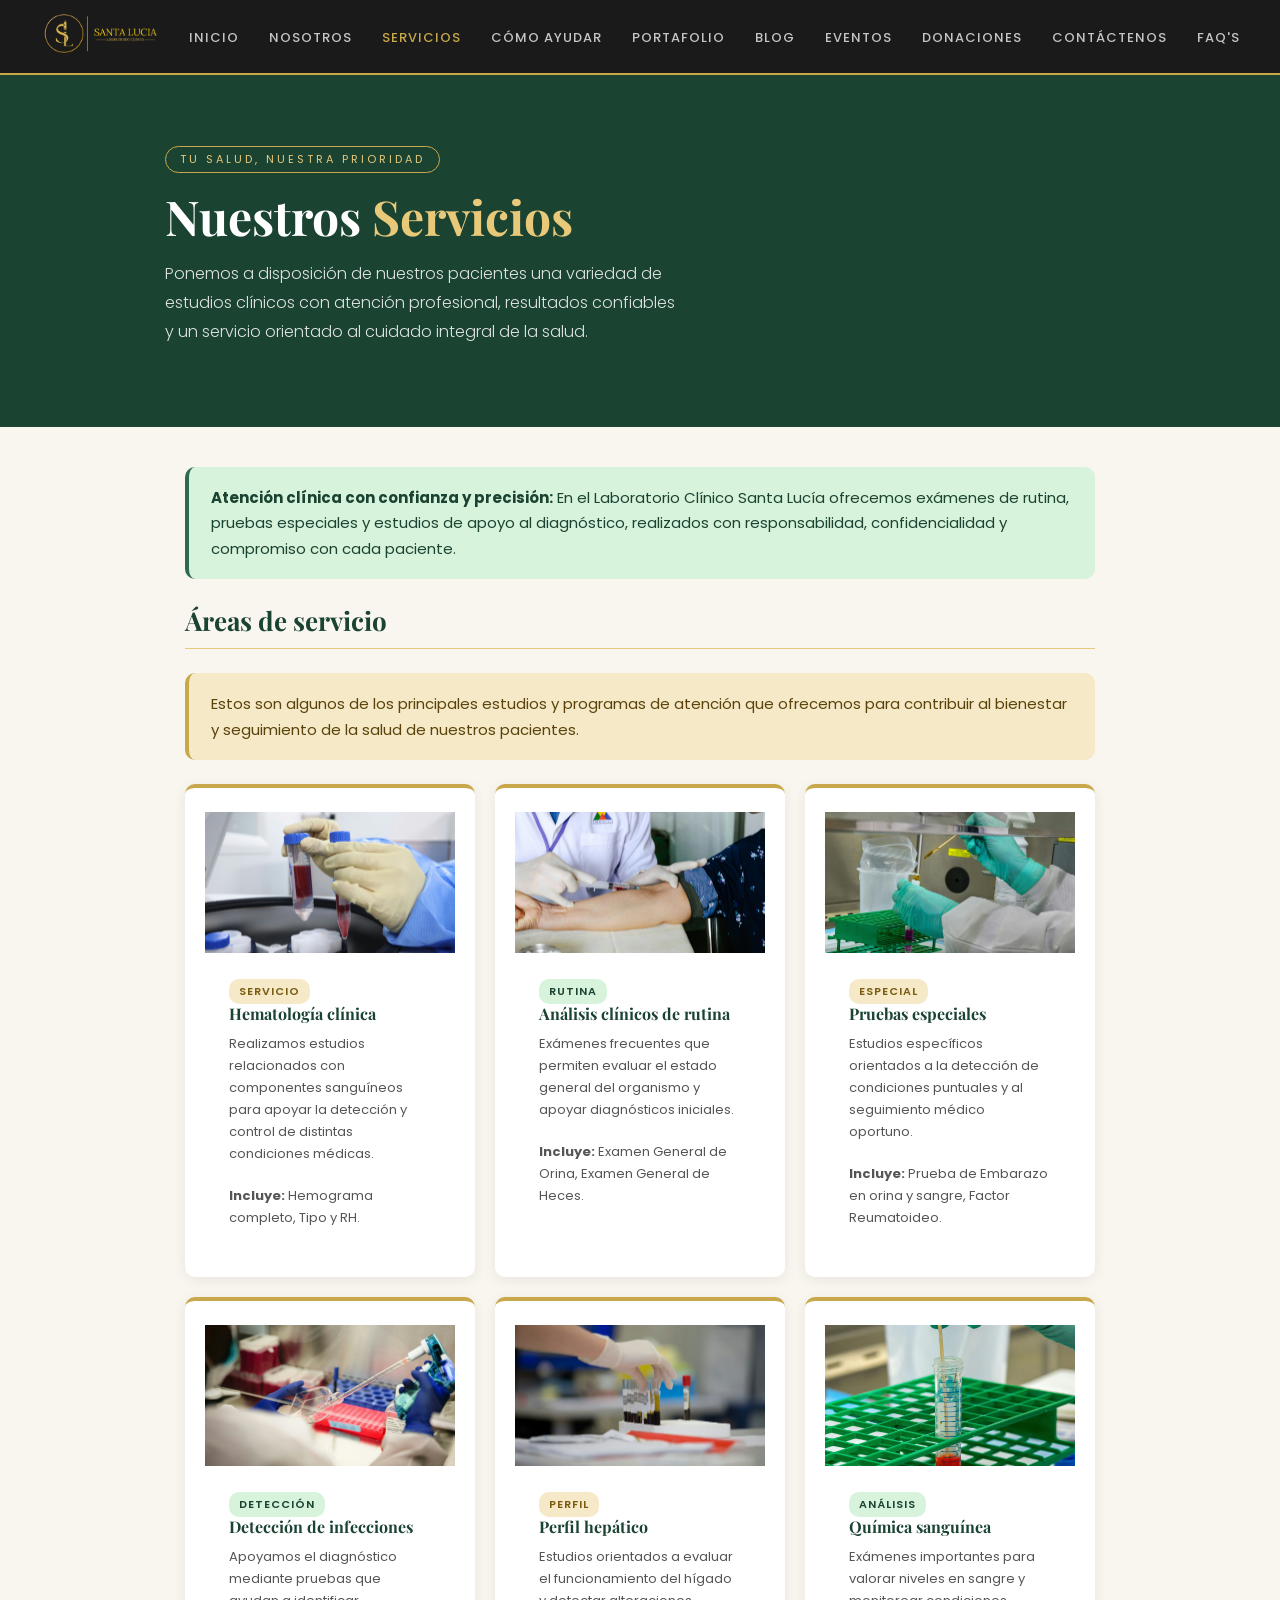
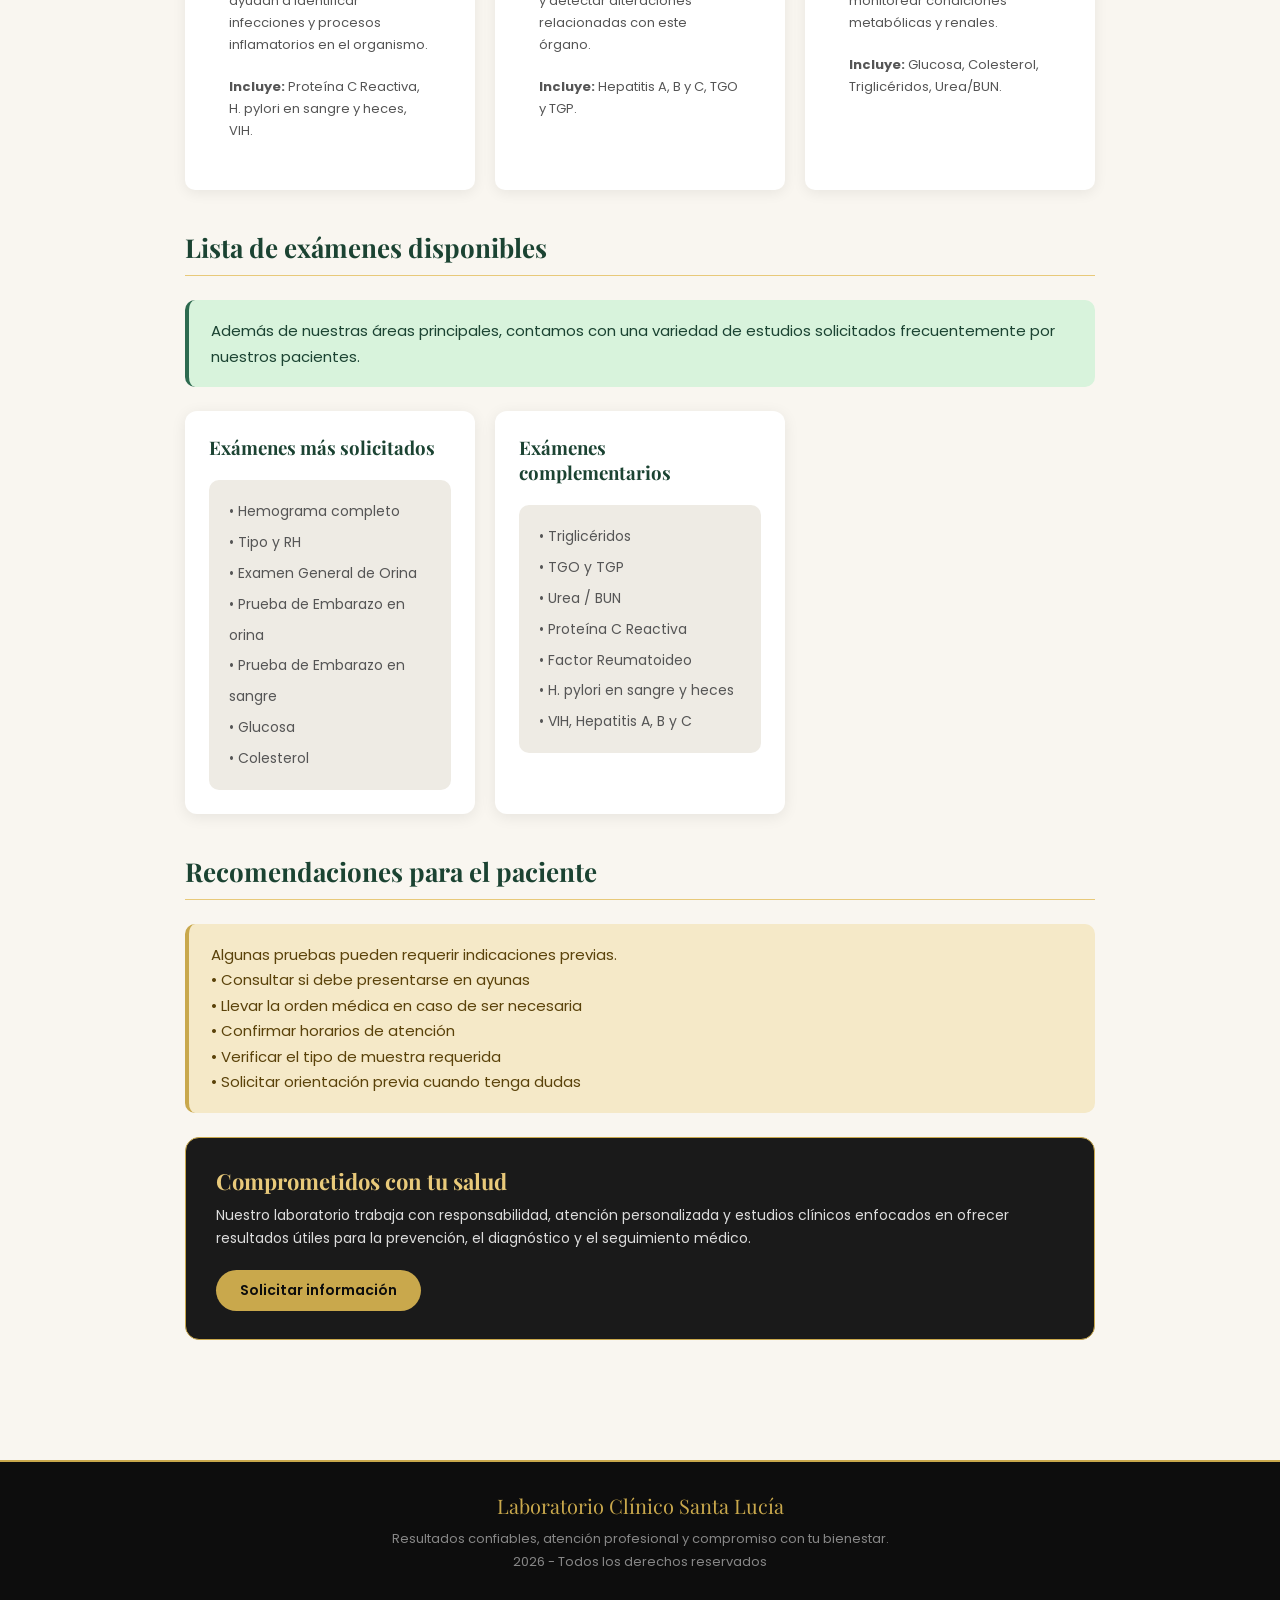
<file: servicios.html>
<!DOCTYPE html>
<html lang="es">
<head>
  <meta charset="UTF-8" />
  <meta name="viewport" content="width=device-width, initial-scale=1.0" />
  <title>Nuestros Servicios | Laboratorio Clínico Santa Lucía</title>
  <link rel="stylesheet" href="estilo/estilo.css" />
  <script defer src="javascript/java.js"></script>
</head>
<body>

  <header>
    <nav class="barra-nav">
      <div>
        <div class="hamburger-buttons" id="btn-menu">
          <div></div>
          <div></div>
          <div></div>
        </div>
      </div>

      <div class="logo-nav">
        <a href="index.html">
          <img src="imgs/logo1.png" alt="Logo Laboratorio Santa Lucía" />
        </a>
      </div>

      <ul class="menu-nav" id="menu">
        <li><a href="index.html">Inicio</a></li>
        <li><a href="nosotros.html">Nosotros</a></li>
        <li><a href="servicios.html" class="pagina-activa">Servicios</a></li>
        <li><a href="ayudar.html">Cómo Ayudar</a></li>
        <li><a href="galeria.html">Portafolio</a></li>
        <li><a href="blog.html">Blog</a></li>
        <li><a href="eventos.html">Eventos</a></li>
        <li><a href="donaciones.html">Donaciones</a></li>
        <li><a href="contacto.html">Contáctenos</a></li>
        <li><a href="faq.html">FAQ's</a></li>
      </ul>
    </nav>
  </header>

  <main class="sl-main">

    <section class="seccion-hero">
      <div class="contenido-hero">
        <span class="etiqueta-hero">Tu salud, nuestra prioridad</span>
        <h1>Nuestros <span>Servicios</span></h1>
        <p>
          Ponemos a disposición de nuestros pacientes una variedad de estudios clínicos
          con atención profesional, resultados confiables y un servicio orientado al
          cuidado integral de la salud.
        </p>
        <br>
      </div>
    </section>

    <section class="contenido-principal">
      <div class="aviso aviso-verde">
        <strong>Atención clínica con confianza y precisión:</strong> En el Laboratorio Clínico Santa Lucía ofrecemos exámenes de rutina,
        pruebas especiales y estudios de apoyo al diagnóstico, realizados con
        responsabilidad, confidencialidad y compromiso con cada paciente.
      </div>

      <h2 class="titulo-seccion" id="servicios-destacados">Áreas de servicio</h2>
      <div class="aviso aviso-dorado">
        Estos son algunos de los principales estudios y programas de atención que
        ofrecemos para contribuir al bienestar y seguimiento de la salud de nuestros pacientes.
      </div>

      <div class="fila-3">

        <div class="tarjeta sl-card">
          <img src="imgs/Servicios/Hematologia clinica.jpg" alt="Hematología clínica" class="sl-card-img" />
          <div class="sl-card-body">
            <span class="etiqueta etiqueta-dorada">Servicio</span>
            <h3 class="sl-card-title">Hematología clínica</h3>
            <p class="sl-card-excerpt">
              Realizamos estudios relacionados con componentes sanguíneos para apoyar
              la detección y control de distintas condiciones médicas.
            </p>
            <p><strong>Incluye:</strong> Hemograma completo, Tipo y RH.</p>
          </div>
        </div>

        <div class="tarjeta sl-card">
          <img src="imgs/Servicios/Analisis clinicos de rutina.jpg" alt="Análisis clínicos de rutina" class="sl-card-img" />
          <div class="sl-card-body">
            <span class="etiqueta etiqueta-verde">Rutina</span>
            <h3 class="sl-card-title">Análisis clínicos de rutina</h3>
            <p class="sl-card-excerpt">
              Exámenes frecuentes que permiten evaluar el estado general del organismo
              y apoyar diagnósticos iniciales.
            </p>
            <p><strong>Incluye:</strong> Examen General de Orina, Examen General de Heces.</p>
          </div>
        </div>

        <div class="tarjeta sl-card">
          <img src="imgs/Servicios/Pruebas especiales.jpg" alt="Pruebas especiales" class="sl-card-img" />
          <div class="sl-card-body">
            <span class="etiqueta etiqueta-dorada">Especial</span>
            <h3 class="sl-card-title">Pruebas especiales</h3>
            <p class="sl-card-excerpt">
              Estudios específicos orientados a la detección de condiciones
              puntuales y al seguimiento médico oportuno.
            </p>
            <p><strong>Incluye:</strong> Prueba de Embarazo en orina y sangre, Factor Reumatoideo.</p>
          </div>
        </div>

        <div class="tarjeta sl-card">
          <img src="imgs/Servicios/Deteccion infecciones.jpg" alt="Detección de infecciones" class="sl-card-img" />
          <div class="sl-card-body">
            <span class="etiqueta etiqueta-verde">Detección</span>
            <h3 class="sl-card-title">Detección de infecciones</h3>
            <p class="sl-card-excerpt">
              Apoyamos el diagnóstico mediante pruebas que ayudan a identificar
              infecciones y procesos inflamatorios en el organismo.
            </p>
            <p><strong>Incluye:</strong> Proteína C Reactiva, H. pylori en sangre y heces, VIH.</p>
          </div>
        </div>

        <div class="tarjeta sl-card">
          <img src="imgs/Servicios/Perfil Hepatico.jpg" alt="Perfil hepático" class="sl-card-img" />
          <div class="sl-card-body">
            <span class="etiqueta etiqueta-dorada">Perfil</span>
            <h3 class="sl-card-title">Perfil hepático</h3>
            <p class="sl-card-excerpt">
              Estudios orientados a evaluar el funcionamiento del hígado y detectar
              alteraciones relacionadas con este órgano.
            </p>
            <p><strong>Incluye:</strong> Hepatitis A, B y C, TGO y TGP.</p>
          </div>
        </div>

        <div class="tarjeta sl-card">
          <img src="imgs/Servicios/Quimica sanguinea.jpg" alt="Química sanguínea" class="sl-card-img" />
          <div class="sl-card-body">
            <span class="etiqueta etiqueta-verde">Análisis</span>
            <h3 class="sl-card-title">Química sanguínea</h3>
            <p class="sl-card-excerpt">
              Exámenes importantes para valorar niveles en sangre y monitorear
              condiciones metabólicas y renales.
            </p>
            <p><strong>Incluye:</strong> Glucosa, Colesterol, Triglicéridos, Urea/BUN.</p>
          </div>
        </div>

      </div>

      <h2 class="titulo-seccion">Lista de exámenes disponibles</h2>
      <div class="aviso aviso-verde">
        Además de nuestras áreas principales, contamos con una variedad de estudios
        solicitados frecuentemente por nuestros pacientes.
      </div>

      <div class="fila-2">
        <div class="tarjeta" style="padding: 24px;">
          <h3 style="font-family: var(--fuente-titulo); color: var(--color-verde); margin-bottom: 14px;">Exámenes más solicitados</h3>
          <div class="lista-acciones">
            <div>• Hemograma completo</div>
            <div>• Tipo y RH</div>
            <div>• Examen General de Orina</div>
            <div>• Prueba de Embarazo en orina</div>
            <div>• Prueba de Embarazo en sangre</div>
            <div>• Glucosa</div>
            <div>• Colesterol</div>
          </div>
        </div>

        <div class="tarjeta" style="padding: 24px;">
          <h3 style="font-family: var(--fuente-titulo); color: var(--color-verde); margin-bottom: 14px;">Exámenes complementarios</h3>
          <div class="lista-acciones">
            <div>• Triglicéridos</div>
            <div>• TGO y TGP</div>
            <div>• Urea / BUN</div>
            <div>• Proteína C Reactiva</div>
            <div>• Factor Reumatoideo</div>
            <div>• H. pylori en sangre y heces</div>
            <div>• VIH, Hepatitis A, B y C</div>
          </div>
        </div>
      </div>

      <h2 class="titulo-seccion">Recomendaciones para el paciente</h2>
      <div class="aviso aviso-dorado">
        Algunas pruebas pueden requerir indicaciones previas.

        <div>• Consultar si debe presentarse en ayunas</div>
        <div>• Llevar la orden médica en caso de ser necesaria</div>
        <div>• Confirmar horarios de atención</div>
        <div>• Verificar el tipo de muestra requerida</div>
        <div>• Solicitar orientación previa cuando tenga dudas</div>
      </div>


      <div class="banner-campania">
        <div>
          <h3>Comprometidos con tu salud</h3>
          <p>
            Nuestro laboratorio trabaja con responsabilidad, atención personalizada y
            estudios clínicos enfocados en ofrecer resultados útiles para la prevención,
            el diagnóstico y el seguimiento médico.
          </p>
        </div>
        <a href="contacto.html" class="boton boton-dorado">Solicitar información</a>
      </div>
    </section>

  </main>

  <footer class="pie-pagina">
    <div class="nombre-lab">Laboratorio Clínico Santa Lucía</div>
    <p>Resultados confiables, atención profesional y compromiso con tu bienestar.</p>
    <p>2026 - Todos los derechos reservados</p>
  </footer>

</body>
</html>
</file>
<file: estilo/estilo.css>
/* =======================================
  styles.css
  Laboratorio Clinico Santa Lucia
  Colores: Verde, Dorado y Negro
======================================= */

/* Fuentes de Google */
@import url('https://fonts.googleapis.com/css2?family=Playfair+Display:wght@600;700&family=Poppins:wght@300;400;500;600&display=swap');

/* ======================================
  VARIABLES
====================================== */

:root {
  --color-verde:        #1b4332;
  --color-verde-medio:  #2d6a4f;
  --color-dorado:       #c9a84c;
  --color-dorado-claro: #e8c97a;
  --color-negro:        #0d0d0d;
  --color-negro-suave:  #1a1a1a;
  --color-blanco:       #ffffff;
  --color-fondo:        #f9f6f0;
  --color-gris:         #555555;
  --color-gris-claro:   #eeebe4;
  --fuente-titulo: 'Playfair Display', serif;
  --fuente-texto:  'Poppins', sans-serif;
}

/* ======================================
  REINICIO BASICO
====================================== */

* {
  margin: 0;
  padding: 0;
  box-sizing: border-box;
}

html {
  scroll-behavior: smooth;
}

body {
  font-family: var(--fuente-texto);
  background-color: var(--color-fondo);
  color: var(--color-gris);
}

a {
  text-decoration: none;
  color: inherit;
}

img {
  max-width: 100%;
}

/* ======================================
  BARRA DE NAVEGACION
====================================== */

.hamburger-buttons {
  display: none;
  flex-direction: column;
  justify-content: space-evenly;
  align-items: normal;
  width: 32px;
  height: 32px;
  padding: 0.16rem;
  gap: .2rem;
}

header div .hamburger-buttons div {
  background-color: white;
  height: 0.20rem;
  border-radius: 3px;
}

.barra-nav {
  background-color: var(--color-negro-suave);
  border-bottom: 2px solid var(--color-dorado);
  display: flex;
  align-items: center;
  padding: 0 40px;
  height: 75px;
  position: sticky;
  top: 0;
  z-index: 100;
}

.logo-nav {
  margin: 0;
}

.logo-nav img {
  height: 55px;
}

.menu-nav {
  list-style: none;
  display: flex;
  margin-left: auto;
  gap: 30px;
}

.menu-nav.activo {
  height: 90vh;
  padding: 30px 0;
}

.menu-nav a {
  color: rgba(255, 255, 255, 0.75);
  font-size: 13px;
  font-weight: 500;
  text-transform: uppercase;
  letter-spacing: 1px;
  transition: color 0.2s;
}

.menu-nav a:hover,
.menu-nav a.pagina-activa {
  color: var(--color-dorado);
}

@media (max-width: 1025px) {
  .hamburger-buttons {
    display: flex;
    cursor: pointer;
  }

  .barra-nav {
    position: relative;
    display: flex;
    align-items: center;
    flex-wrap: wrap;
    height: auto;
    min-height: 75px;
    padding: 20px 40px;
  }

  .logo-nav {
    margin-left: auto;
  }

  .menu-nav {
    list-style: none;
    width: 100%;
    background-color: var(--color-negro-suave);

    display: flex;
    flex-direction: column;
    align-items: center;

    gap: 20px;
    padding: 0;
    margin-left: 0;
    margin-top: 15px;

    max-height: 0;
    overflow: hidden;

    transition: max-height 0.3s ease, padding 0.3s ease;
  }

  .menu-nav.activo {
    max-height: 500px;
    padding: 20px 0;
    gap: 1.8rem;
  }
}

/* ======================================
  SECCION HERO (cabecera de pagina)
====================================== */

.seccion-hero {
  background-color: var(--color-verde);
  color: var(--color-blanco);
  padding: 70px 40px 55px;
}

.contenido-hero {
  max-width: 950px;
  margin: 0 auto;
}

.etiqueta-hero {
  display: inline-block;
  font-size: 11px;
  letter-spacing: 3px;
  text-transform: uppercase;
  color: var(--color-dorado-claro);
  border: 1px solid var(--color-dorado);
  padding: 4px 14px;
  border-radius: 20px;
  margin-bottom: 16px;
}

.seccion-hero h1 {
  font-family: var(--fuente-titulo);
  font-size: 48px;
  line-height: 1.15;
  margin-bottom: 16px;
  color: var(--color-blanco);
}

.seccion-hero h1 span {
  color: var(--color-dorado-claro);
}

.seccion-hero p {
  font-size: 16px;
  font-weight: 300;
  opacity: 0.85;
  max-width: 520px;
  line-height: 1.8;
}

/* ======================================
  BARRA DE FILTROS
====================================== */

.barra-filtros {
  background-color: var(--color-blanco);
  padding: 14px 40px;
  display: flex;
  gap: 10px;
  flex-wrap: wrap;
  border-bottom: 1px solid var(--color-gris-claro);
}

.boton-filtro {
  background: transparent;
  border: 1.5px solid #ccc;
  padding: 6px 18px;
  border-radius: 20px;
  font-family: var(--fuente-texto);
  font-size: 13px;
  cursor: pointer;
  color: var(--color-gris);
  transition: all 0.2s;
}

.boton-filtro:hover,
.boton-filtro.activo {
  background-color: var(--color-verde);
  border-color: var(--color-verde);
  color: var(--color-blanco);
}

/* ======================================
  CONTENIDO PRINCIPAL
====================================== */

.contenido-principal {
  max-width: 950px;
  margin: 0 auto;
  padding: 40px 20px 80px;
}

/* ======================================
  TITULOS DE SECCIONES
====================================== */

.titulo-seccion {
  font-family: var(--fuente-titulo);
  font-size: 26px;
  color: var(--color-verde);
  margin-bottom: 24px;
  padding-bottom: 10px;
  border-bottom: 1px solid var(--color-dorado-claro);
}

/* ======================================
  TARJETAS (cards)
====================================== */

.tarjeta {
  background-color: var(--color-blanco);
  border-radius: 12px;
  box-shadow: 0 3px 15px rgba(0, 0, 0, 0.08);
  transition: transform 0.25s;
}

.tarjeta:hover {
  transform: translateY(-5px);
}

/* ======================================
  BOTONES
====================================== */

.boton {
  display: inline-block;
  padding: 10px 24px;
  border-radius: 25px;
  font-family: var(--fuente-texto);
  font-size: 14px;
  font-weight: 600;
  border: none;
  cursor: pointer;
  transition: opacity 0.2s;
  text-decoration: none;
}

.boton:hover {
  opacity: 0.85;
}

.boton-dorado {
  background-color: var(--color-dorado);
  color: var(--color-negro);
}

.boton-verde {
  background-color: var(--color-verde);
  color: var(--color-blanco);
}

.boton-borde {
  background: transparent;
  border: 2px solid var(--color-dorado);
  color: var(--color-dorado);
}

.boton-blanco {
  background-color: var(--color-blanco);
  color: var(--color-verde);
}

.boton-borde-blanco {
  background: transparent;
  border: 2px solid var(--color-blanco);
  color: var(--color-blanco);
  margin-left: 10px;
}

/* ======================================
  ETIQUETAS PEQUEÑAS (badges)
====================================== */

.etiqueta {
  display: inline-block;
  font-size: 11px;
  font-weight: 600;
  text-transform: uppercase;
  letter-spacing: 1px;
  padding: 4px 10px;
  border-radius: 10px;
}

.etiqueta-dorada {
  background-color: #f5e9c8;
  color: #7a5c10;
}

.etiqueta-verde {
  background-color: #d8f3dc;
  color: #1b4332;
}

.etiqueta-gris {
  background-color: #ebebeb;
  color: #666;
}

/* ======================================
  GRILLAS (filas de tarjetas)
====================================== */

.fila-2 {
  display: grid;
  grid-template-columns: repeat(auto-fill, minmax(280px, 1fr));
  gap: 20px;
  margin-bottom: 40px;
}

.fila-3 {
  display: grid;
  grid-template-columns: repeat(auto-fill, minmax(220px, 1fr));
  gap: 20px;
  margin-bottom: 40px;
}

.fila-4 {
  display: grid;
  grid-template-columns: repeat(auto-fill, minmax(180px, 1fr));
  gap: 16px;
  margin-bottom: 40px;
}

/* ======================================
  AVISO / MENSAJE INFORMATIVO
====================================== */

.aviso {
  border-radius: 10px;
  padding: 18px 22px;
  font-size: 15px;
  line-height: 1.7;
  margin-bottom: 24px;
}

.aviso-dorado {
  background-color: #f5e9c8;
  border-left: 4px solid var(--color-dorado);
  color: #5a420a;
}

.aviso-verde {
  background-color: #d8f3dc;
  border-left: 4px solid var(--color-verde-medio);
  color: #1b4332;
}

/* ======================================
  PIE DE PAGINA (footer)
====================================== */

.pie-pagina {
  background-color: var(--color-negro);
  border-top: 2px solid var(--color-dorado);
  color: rgba(255, 255, 255, 0.5);
  text-align: center;
  padding: 30px 20px;
}

.pie-pagina .nombre-lab {
  font-family: var(--fuente-titulo);
  font-size: 20px;
  color: var(--color-dorado);
  margin-bottom: 8px;
}

.pie-pagina p {
  font-size: 13px;
  line-height: 1.8;
}

/* ======================================
  RESPONSIVE (para celulares)
====================================== */

@media (max-width: 768px) {
  .barra-nav {
    padding: 0 20px;
  }

  .menu-nav {
    gap: 16px;
  }

  .menu-nav a {
    font-size: 11px;
  }

  .seccion-hero {
    padding: 50px 20px 40px;
  }

  .seccion-hero h1 {
    font-size: 32px;
  }

  .contenido-principal {
    padding: 30px 16px 60px;
  }

  .barra-filtros {
    padding: 12px 20px;
  }
}

/* ======================================
  ESTILOS ESPECIFICOS - EVENTOS
====================================== */

/* Evento destacado con fecha grande a la izquierda */
.evento-destacado {
  display: grid;
  grid-template-columns: 120px 1fr;
  border-left: 5px solid var(--color-dorado);
  overflow: hidden;
  margin-bottom: 24px;
}

.bloque-fecha {
  background-color: var(--color-verde);
  color: var(--color-blanco);
  display: flex;
  flex-direction: column;
  align-items: center;
  justify-content: center;
  padding: 20px 10px;
  text-align: center;
}

.bloque-fecha .mes {
  font-size: 11px;
  letter-spacing: 2px;
  text-transform: uppercase;
  opacity: 0.7;
}

.bloque-fecha .dia {
  font-family: var(--fuente-titulo);
  font-size: 52px;
  line-height: 1;
  color: var(--color-dorado-claro);
}

.bloque-fecha .anio {
  font-size: 12px;
  opacity: 0.55;
}

.info-evento {
  padding: 20px 24px;
}

.info-evento h3 {
  font-family: var(--fuente-titulo);
  font-size: 20px;
  color: #1a1a1a;
  margin: 8px 0;
}

.info-evento .meta-evento {
  display: flex;
  gap: 20px;
  flex-wrap: wrap;
  font-size: 13px;
  color: #999;
  margin-bottom: 10px;
}

.info-evento p {
  font-size: 14px;
  line-height: 1.7;
  color: #555;
}

/* Tarjeta de evento normal */
.tarjeta-evento {
  padding: 22px 20px;
  border-top: 4px solid var(--color-dorado);
}

.tarjeta-evento .fecha-evento {
  font-size: 13px;
  font-weight: 600;
  color: var(--color-verde-medio);
  margin-bottom: 10px;
}

.tarjeta-evento h4 {
  font-family: var(--fuente-titulo);
  font-size: 17px;
  color: #1a1a1a;
  margin-bottom: 8px;
}

.tarjeta-evento p {
  font-size: 14px;
  color: #666;
  line-height: 1.65;
}

.tarjeta-evento .lugar {
  margin-top: 12px;
  font-size: 12px;
  color: #aaa;
}

/* Banner de campaña especial */
.banner-campania {
  background-color: var(--color-negro-suave);
  border: 1px solid var(--color-dorado);
  border-radius: 14px;
  padding: 28px 30px;
  display: flex;
  align-items: center;
  justify-content: space-between;
  gap: 20px;
  flex-wrap: wrap;
  margin-bottom: 40px;
  color: var(--color-blanco);
}

.banner-campania h3 {
  font-family: var(--fuente-titulo);
  font-size: 22px;
  color: var(--color-dorado-claro);
  margin-bottom: 8px;
}

.banner-campania p {
  font-size: 14px;
  opacity: 0.85;
  line-height: 1.65;
}

/* Evento pasado */
.evento-pasado {
  display: flex;
  align-items: center;
  gap: 16px;
  padding: 14px 18px;
  background-color: var(--color-blanco);
  border-radius: 10px;
  margin-bottom: 12px;
  opacity: 0.7;
  box-shadow: 0 2px 10px rgba(0, 0, 0, 0.06);
}

.fecha-pasado {
  background-color: var(--color-gris-claro);
  border-radius: 8px;
  padding: 8px 14px;
  text-align: center;
  min-width: 58px;
}

.fecha-pasado .mes-p {
  font-size: 10px;
  text-transform: uppercase;
  color: #999;
}

.fecha-pasado .dia-p {
  font-family: var(--fuente-titulo);
  font-size: 24px;
  color: #666;
  line-height: 1;
}

.info-pasado h5 {
  font-size: 14px;
  color: #444;
  margin-bottom: 4px;
}

.info-pasado p {
  font-size: 12px;
  color: #aaa;
}

.estado-pasado {
  margin-left: auto;
  font-size: 11px;
  background-color: #eee;
  color: #888;
  padding: 4px 10px;
  border-radius: 8px;
}

/* ======================================
  ESTILOS ESPECIFICOS - COMO AYUDAR
====================================== */

/* Caja de contexto */
.caja-contexto {
  border-left: 5px solid var(--color-dorado);
  padding: 24px 28px;
  margin-bottom: 40px;
}

.caja-contexto h2 {
  font-family: var(--fuente-titulo);
  font-size: 22px;
  color: var(--color-verde);
  margin-bottom: 12px;
}

.caja-contexto p {
  font-size: 15px;
  line-height: 1.8;
  color: #555;
}

/* Tarjeta de formas de ayudar */
.tarjeta-ayuda {
  padding: 30px 24px;
  text-align: center;
  border-top: 5px solid var(--color-dorado);
}

.tarjeta-ayuda:nth-child(2) {
  border-top-color: var(--color-verde-medio);
}

.tarjeta-ayuda:nth-child(3) {
  border-top-color: var(--color-negro-suave);
}

.icono-ayuda {
  font-size: 40px;
  margin-bottom: 16px;
  display: block;
}

.tarjeta-ayuda h3 {
  font-family: var(--fuente-titulo);
  font-size: 19px;
  color: #1a1a1a;
  margin-bottom: 10px;
}

.tarjeta-ayuda p {
  font-size: 14px;
  color: #666;
  line-height: 1.7;
  margin-bottom: 20px;
}

/* Caja de estadisticas de impacto */
.caja-impacto {
  background-color: var(--color-blanco);
  border-radius: 12px;
  padding: 24px 16px;
  text-align: center;
  box-shadow: 0 2px 12px rgba(0, 0, 0, 0.06);
  border-bottom: 3px solid var(--color-dorado);
}

.numero-impacto {
  font-family: var(--fuente-titulo);
  font-size: 38px;
  color: var(--color-verde);
  display: block;
  line-height: 1;
}

.caja-impacto p {
  font-size: 13px;
  color: #777;
  line-height: 1.5;
  margin-top: 8px;
}

/* Seccion de redes sociales */
.seccion-redes {
  padding: 28px;
  margin-bottom: 40px;
}

.seccion-redes h2 {
  font-family: var(--fuente-titulo);
  font-size: 22px;
  color: #1a1a1a;
  margin-bottom: 8px;
}

.seccion-redes > p {
  font-size: 14px;
  color: #666;
  margin-bottom: 20px;
  line-height: 1.7;
}

.botones-redes {
  display: flex;
  gap: 12px;
  flex-wrap: wrap;
}

.boton-red {
  display: flex;
  align-items: center;
  gap: 8px;
  padding: 10px 20px;
  border-radius: 10px;
  font-family: var(--fuente-texto);
  font-size: 14px;
  font-weight: 600;
  border: none;
  cursor: pointer;
  color: white;
  transition: transform 0.2s;
}

.boton-red:hover {
  transform: scale(1.05);
}

.red-facebook   { background-color: #1877f2; }
.red-instagram  { background: linear-gradient(45deg, #f09433, #e6683c, #dc2743, #cc2366, #bc1888); }
.red-whatsapp   { background-color: #25d366; color: #111; }
.red-twitter    { background-color: #1da1f2; }

.lista-acciones {
  margin-top: 20px;
  padding: 16px 20px;
  background-color: var(--color-gris-claro);
  border-radius: 10px;
  font-size: 14px;
  color: #555;
  line-height: 2.2;
}

.lista-acciones strong {
  color: var(--color-verde);
}

/* Banner de donaciones */
.banner-donar {
  background-color: var(--color-verde);
  border: 1px solid var(--color-dorado);
  border-radius: 16px;
  padding: 32px;
  display: flex;
  align-items: center;
  justify-content: space-between;
  gap: 24px;
  flex-wrap: wrap;
  margin-bottom: 40px;
  color: var(--color-blanco);
}

.banner-donar h3 {
  font-family: var(--fuente-titulo);
  font-size: 26px;
  color: var(--color-dorado-claro);
  margin-bottom: 10px;
}

.banner-donar p {
  font-size: 15px;
  opacity: 0.88;
  line-height: 1.7;
  max-width: 500px;
}

/* Testimonios */
.testimonio {
  padding: 22px 24px;
  border-left: 4px solid var(--color-dorado);
  margin-bottom: 16px;
  font-size: 15px;
  color: #555;
  line-height: 1.75;
  font-style: italic;
}

.testimonio strong {
  color: #333;
  font-style: normal;
  display: block;
  margin-top: 10px;
  font-size: 13px;
}

/* ======================================
  PAGINAS DONACIONES Y NOSOTROS
====================================== */

.sl-main {
  background-color: var(--color-fondo);
}

.sl-hero {
  background-color: var(--color-verde);
  color: var(--color-blanco);
  padding: 80px 40px 60px;
  position: relative;
  overflow: hidden;
}

.sl-hero-inner {
  max-width: 960px;
  margin: 0 auto;
  position: relative;
}

.sl-hero-eyebrow {
  display: inline-block;
  font-size: 11px;
  letter-spacing: 3px;
  text-transform: uppercase;
  color: var(--color-dorado-claro);
  border: 1px solid var(--color-dorado);
  padding: 4px 14px;
  border-radius: 20px;
  margin-bottom: 20px;
}

.sl-hero h1 {
  font-family: var(--fuente-titulo);
  font-size: 52px;
  line-height: 1.12;
  margin-bottom: 18px;
  color: var(--color-blanco);
}

.sl-hero h1 em {
  color: var(--color-dorado-claro);
  font-style: italic;
}

.sl-hero-line {
  width: 56px;
  height: 3px;
  background: var(--color-dorado);
  margin-bottom: 20px;
}

.sl-hero p {
  font-size: 16px;
  font-weight: 300;
  opacity: .85;
  max-width: 500px;
  line-height: 1.85;
}

.sl-section {
  max-width: 960px;
  margin: 0 auto;
  padding: 64px 24px;
  border-bottom: 1px solid var(--color-gris-claro);
}

.sl-section:last-child {
  border-bottom: none;
}

.sl-section-label {
  display: inline-block;
  font-size: 11px;
  letter-spacing: 3px;
  text-transform: uppercase;
  color: var(--color-dorado);
  margin-bottom: 10px;
}

.sl-section-title {
  font-family: var(--fuente-titulo);
  font-size: 34px;
  color: var(--color-verde);
  margin-bottom: 32px;
  line-height: 1.2;
}

.sl-section-title em {
  color: var(--color-dorado);
  font-style: italic;
}

/* LAYOUTS DE COLUMNAS */

.sl-two-col {
  display: grid;
  grid-template-columns: 1fr 1fr;
  gap: 48px;
  align-items: start;
}

.sl-two-col-wide {
  display: grid;
  grid-template-columns: 1.2fr 1fr;
  gap: 56px;
  align-items: start;
}

.sl-body-text p {
  font-size: 15px;
  line-height: 1.85;
  color: var(--color-gris);
  margin-bottom: 16px;
}

/* ESTADÍSTICAS (nosotros) */

.sl-stats {
  background-color: var(--color-negro-suave);
  border-bottom: 2px solid var(--color-dorado);
  display: grid;
  grid-template-columns: repeat(4, 1fr);
}

.sl-stat {
  display: flex;
  flex-direction: column;
  align-items: center;
  justify-content: center;
  text-align: center;
  padding: 32px 16px;
  border-right: 1px solid rgba(201,168,76,.2);
}

.sl-stat:last-child {
  border-right: none;
}

.sl-stat-number {
  font-family: var(--fuente-titulo);
  font-size: 38px;
  line-height: 1;
  color: var(--color-dorado-claro);
  display: block;
  margin-bottom: 6px;
}

.sl-stat-label {
  font-size: 12px;
  text-transform: uppercase;
  letter-spacing: 1.5px;
  color: rgba(255,255,255,.55);
}

.sl-fachada-img {
  width: 100%;
  aspect-ratio: 4/3;
  object-fit: cover;
  border-radius: 10px;
  border: 3px solid var(--color-dorado);
  display: block;
}

.sl-fachada-placeholder {
  width: 100%;
  aspect-ratio: 4/3;
  border-radius: 10px;
  border: 2px dashed var(--color-dorado);
  background-color: var(--color-negro-suave);
  display: flex;
  flex-direction: column;
  align-items: center;
  justify-content: center;
  gap: 8px;
  color: rgba(255,255,255,.4);
  font-size: 14px;
}

.sl-location-list {
  display: flex;
  flex-direction: column;
}

.sl-location-item {
  display: flex;
  gap: 16px;
  align-items: flex-start;
  padding: 20px 0;
  border-bottom: 1px solid var(--color-gris-claro);
}

.sl-location-item:first-child {
  border-top: 1px solid var(--color-gris-claro);
}

.sl-loc-icon {
  width: 40px;
  height: 40px;
  flex-shrink: 0;
  background-color: var(--color-verde);
  border-radius: 50%;
  display: flex;
  align-items: center;
  justify-content: center;
  font-size: 16px;
  color: var(--color-dorado-claro);
}

.sl-location-item h4 {
  font-family: var(--fuente-titulo);
  font-size: 15px;
  color: var(--color-negro-suave);
  margin-bottom: 4px;
}

.sl-location-item p {
  font-size: 14px;
  color: var(--color-gris);
  line-height: 1.7;
}

.sl-location-item a {
  color: var(--color-verde-medio);
}

/* Horarios */
.sl-horario-grid {
  display: grid;
  grid-template-columns: 1fr 1fr;
  gap: 12px;
  margin-top: 8px;
}

.sl-horario-item {
  background-color: var(--color-blanco);
  border-left: 3px solid var(--color-dorado);
  border-radius: 6px;
  padding: 12px 16px;
  box-shadow: 0 2px 8px rgba(0,0,0,.06);
}

.sl-horario-dia {
  font-size: 11px;
  letter-spacing: 1px;
  text-transform: uppercase;
  color: var(--color-verde-medio);
  margin-bottom: 4px;
  display: block;
}

.sl-horario-hora {
  font-family: var(--fuente-titulo);
  font-size: 16px;
  color: var(--color-negro-suave);
}

.sl-mision-box {
  background-color: var(--color-negro-suave);
  border: 1px solid var(--color-dorado);
  border-left: 5px solid var(--color-dorado);
  border-radius: 10px;
  padding: 32px 28px;
  margin-top: 24px;
}

.sl-mision-box p {
  font-family: var(--fuente-titulo);
  font-style: italic;
  font-size: 19px;
  color: var(--color-blanco);
  line-height: 1.65;
}

.sl-mision-box cite {
  display: block;
  font-size: 12px;
  color: var(--color-dorado);
  letter-spacing: 1px;
  text-transform: uppercase;
  margin-top: 14px;
  font-style: normal;
}

.sl-cards-grid {
  display: grid;
  grid-template-columns: repeat(auto-fill, minmax(200px, 1fr));
  gap: 16px;
  margin-top: 32px;
}

.sl-card {
  background-color: var(--color-blanco);
  border-top: 4px solid var(--color-dorado);
  border-radius: 10px;
  padding: 24px 20px;
  box-shadow: 0 3px 14px rgba(0,0,0,.07);
  transition: transform .25s;
}

.sl-card:hover {
  transform: translateY(-4px);
}

.sl-card-icon {
  font-size: 28px;
  margin-bottom: 12px;
  display: block;
}

.sl-card h3 {
  font-family: var(--fuente-titulo);
  font-size: 16px;
  color: var(--color-verde);
  margin-bottom: 8px;
}

.sl-card p {
  font-size: 13px;
  color: var(--color-gris);
  line-height: 1.7;
}

/* Nosotros */

.sl-timeline {
  display: flex;
  flex-direction: column;
}

.sl-timeline-item {
  display: flex;
  gap: 20px;
  padding: 20px 0;
  border-bottom: 1px solid var(--color-gris-claro);
}

.sl-timeline-item:last-child {
  border-bottom: none;
}

.sl-timeline-year {
  font-family: var(--fuente-titulo);
  font-size: 22px;
  color: var(--color-dorado);
  min-width: 70px;
  padding-top: 2px;
  font-weight: 700;
}

.sl-timeline-title {
  font-weight: 600;
  font-size: 15px;
  color: var(--color-negro-suave);
  margin-bottom: 6px;
}

.sl-timeline-text {
  font-size: 13px;
  color: var(--color-gris);
  line-height: 1.7;
}

.sl-profile-card {
  background-color: var(--color-negro-suave);
  border: 1px solid rgba(201,168,76,.3);
  border-radius: 14px;
  overflow: hidden;
}

.sl-photo-wrap {
  position: relative;
  width: 100%;
  aspect-ratio: 3/2;
  overflow: hidden;
  background: #111;
}

.sl-photo-placeholder {
  width: 100%;
  height: 100%;
  display: flex;
  flex-direction: column;
  align-items: center;
  justify-content: center;
  gap: 30px;
  cursor: pointer;
  border-bottom: 1px dashed rgba(201,168,76,.3);
  color: rgba(255,255,255,.35);
  font-size: 13px;
  transition: background .2s;
}

.sl-photo-placeholder:hover {
  background: #1a1a1a;
}

.sl-photo-placeholder svg {
  width: 36px;
  height: 36px;
  stroke: var(--color-dorado);
  fill: none;
}

.sl-photo-display {
  width: 100%;
  height: 100%;
  object-fit: cover;
  display: none;
}

.sl-photo-corner {
  position: absolute;
  bottom: 0;
  right: 0;
  width: 0;
  height: 0;
  border-style: solid;
  border-width: 0 0 32px 32px;
  border-color: transparent transparent var(--color-dorado) transparent;
}

.sl-profile-body {
  padding: 24px;
}

.sl-profile-name {
  font-family: var(--fuente-titulo);
  font-size: 22px;
  color: var(--color-blanco);
  margin-bottom: 4px;
}

.sl-profile-role {
  font-size: 12px;
  letter-spacing: 1.5px;
  text-transform: uppercase;
  color: var(--color-dorado);
  margin-bottom: 20px;
}

.sl-gold-rule {
  height: 1px;
  background: linear-gradient(90deg, var(--color-dorado) 0%, transparent 100%);
  margin-bottom: 18px;
}

.sl-profile-body .sl-body-text p {
  color: rgba(255,255,255,.65);
}

.sl-badges {
  display: flex;
  flex-wrap: wrap;
  gap: 8px;
  margin-top: 18px;
}

.sl-badge {
  background: rgba(201,168,76,.15);
  border: 1px solid rgba(201,168,76,.4);
  color: var(--color-dorado-claro);
  font-size: 11px;
  letter-spacing: .5px;
  padding: 4px 12px;
  border-radius: 20px;
}

.sl-expertise-list {
  display: flex;
  flex-direction: column;
}

.sl-expertise-item {
  display: flex;
  gap: 16px;
  align-items: flex-start;
  padding: 18px 0;
  border-bottom: 1px solid var(--color-gris-claro);
}

.sl-expertise-item:last-child {
  border-bottom: none;
}

.sl-exp-num {
  font-family: var(--fuente-titulo);
  font-size: 13px;
  color: var(--color-dorado);
  min-width: 28px;
  opacity: .7;
  padding-top: 2px;
}

.sl-expertise-item h4 {
  font-size: 14px;
  color: var(--color-negro-suave);
  margin-bottom: 4px;
  font-weight: 600;
}

.sl-expertise-item p {
  font-size: 13px;
  color: var(--color-gris);
  line-height: 1.65;
}

.sl-video-wrap {
  position: relative;
  width: 100%;
  aspect-ratio: 16/9;
  border-radius: 10px;
  overflow: hidden;
  border: 2px solid var(--color-dorado);
  background: #111;
}

.sl-video-wrap iframe {
  position: absolute;
  inset: 0;
  width: 100%;
  height: 100%;
  border: none;
}

.sl-board-wrap {
  max-width: 960px;
  margin: 0 auto;
  padding: 64px 24px 80px;
}

.sl-board-header {
  margin-bottom: 36px;
}

.sl-news-board {
  display: grid;
  grid-template-columns: repeat(2, 1fr);
  gap: 28px;
}

/* ── Tarjetas de donación ── */
.sl-news-card {
  background-color: var(--color-blanco);
  border-radius: 12px;
  box-shadow: 0 4px 20px rgba(0,0,0,.08);
  overflow: hidden;
  cursor: pointer;
  opacity: 0;
  transform: translateY(18px);
  transition: opacity .5s ease, transform .5s ease, box-shadow .25s;
}

.sl-news-card.visible {
  opacity: 1;
  transform: translateY(0);
}

.sl-news-card:hover {
  transform: translateY(-6px);
  box-shadow: 0 10px 32px rgba(0,0,0,.13);
}

.sl-card-img {
  width: 100%;
  aspect-ratio: 16/9;
  object-fit: cover;
  display: block;
  background-color: var(--color-gris-claro);
}

.sl-card-img-placeholder {
  width: 100%;
  aspect-ratio: 16/9;
  background: linear-gradient(135deg, var(--color-verde) 0%, var(--color-verde-medio) 100%);
  display: flex;
  align-items: center;
  justify-content: center;
  color: rgba(255,255,255,.35);
  font-size: 14px;
  letter-spacing: 1px;
  text-transform: uppercase;
}

.sl-card-body {
  padding: 24px;
}

.sl-card-tag {
  display: inline-block;
  font-size: 10px;
  letter-spacing: 1.5px;
  text-transform: uppercase;
  color: var(--color-dorado);
  border: 1px solid var(--color-dorado);
  padding: 3px 10px;
  border-radius: 10px;
  margin-bottom: 12px;
}

.sl-card-title {
  font-family: var(--fuente-titulo);
  font-size: 20px;
  color: var(--color-negro-suave);
  margin-bottom: 10px;
  line-height: 1.3;
}

.sl-card-excerpt {
  font-size: 14px;
  color: var(--color-gris);
  line-height: 1.75;
  margin-bottom: 20px;
}

.sl-card-footer {
  display: flex;
  align-items: center;
  justify-content: space-between;
  gap: 12px;
  border-top: 1px solid var(--color-gris-claro);
  padding-top: 16px;
}

.sl-card-date {
  font-size: 12px;
  color: #aaa;
}

.sl-btn-contact {
  background-color: var(--color-verde);
  color: var(--color-blanco);
  border: none;
  border-radius: 20px;
  padding: 8px 18px;
  font-size: 13px;
  font-family: var(--fuente-texto);
  font-weight: 600;
  cursor: pointer;
  transition: background .2s, transform .15s;
}

.sl-btn-contact:hover {
  background-color: var(--color-verde-medio);
  transform: scale(1.04);
}

/* ======================================
  MODALES (donaciones)
====================================== */

.sl-modal-overlay {
  position: fixed;
  inset: 0;
  z-index: 900;
  background: rgba(0,0,0,.65);
  backdrop-filter: blur(4px);
  display: flex;
  align-items: center;
  justify-content: center;
  opacity: 0;
  pointer-events: none;
  transition: opacity .25s;
}

.sl-modal-overlay.abierto {
  opacity: 1;
  pointer-events: all;
}

.sl-modal {
  background: var(--color-blanco);
  border-radius: 14px;
  width: 90%;
  max-width: 520px;
  max-height: 90vh;
  overflow-y: auto;
  padding: 36px;
  position: relative;
  box-shadow: 0 20px 60px rgba(0,0,0,.25);
  transform: translateY(20px);
  transition: transform .25s;
}

.sl-modal-overlay.abierto .sl-modal {
  transform: translateY(0);
}

.sl-modal-close {
  position: absolute;
  top: 16px;
  right: 18px;
  background: none;
  border: none;
  font-size: 20px;
  color: #aaa;
  cursor: pointer;
  line-height: 1;
  transition: color .2s;
}

.sl-modal-close:hover {
  color: var(--color-negro-suave);
}

.sl-modal-tag {
  display: inline-block;
  font-size: 10px;
  letter-spacing: 1.5px;
  text-transform: uppercase;
  color: var(--color-dorado);
  border: 1px solid var(--color-dorado);
  padding: 3px 10px;
  border-radius: 10px;
  margin-bottom: 12px;
}

.sl-modal-title {
  font-family: var(--fuente-titulo);
  font-size: 22px;
  color: var(--color-verde);
  margin-bottom: 20px;
  line-height: 1.3;
}

.sl-modal-img {
  width: 100%;
  aspect-ratio: 16/9;
  object-fit: cover;
  border-radius: 8px;
  margin-bottom: 20px;
  display: block;
  background-color: var(--color-gris-claro);
}

.sl-modal-img-placeholder {
  width: 100%;
  aspect-ratio: 16/9;
  background: linear-gradient(135deg, var(--color-verde) 0%, var(--color-verde-medio) 100%);
  border-radius: 8px;
  margin-bottom: 20px;
  display: flex;
  align-items: center;
  justify-content: center;
  color: rgba(255,255,255,.35);
  font-size: 13px;
  letter-spacing: 1px;
  text-transform: uppercase;
}

.sl-modal-info {
  margin-bottom: 24px;
}

.sl-modal-row {
  display: flex;
  gap: 12px;
  padding: 12px 0;
  border-bottom: 1px solid var(--color-gris-claro);
}

.sl-modal-row:last-child {
  border-bottom: none;
}

.sl-modal-label {
  font-size: 11px;
  letter-spacing: 1px;
  text-transform: uppercase;
  color: var(--color-dorado);
  min-width: 80px;
  padding-top: 2px;
  font-weight: 600;
}

.sl-modal-value {
  font-size: 14px;
  color: var(--color-gris);
  line-height: 1.7;
}

.sl-modal-form {
  border-top: 1px solid var(--color-gris-claro);
  padding-top: 20px;
}

.sl-modal-form-label {
  display: block;
  font-size: 13px;
  font-weight: 600;
  color: var(--color-verde);
  margin-bottom: 12px;
}

.sl-modal-form input,
.sl-modal-form textarea {
  width: 100%;
  border: 1.5px solid var(--color-gris-claro);
  border-radius: 8px;
  padding: 10px 14px;
  font-family: var(--fuente-texto);
  font-size: 14px;
  color: var(--color-negro-suave);
  background: #fafafa;
  margin-bottom: 10px;
  transition: border-color .2s;
  resize: vertical;
}

.sl-modal-form input:focus,
.sl-modal-form textarea:focus {
  outline: none;
  border-color: var(--color-verde);
}

.sl-btn-gold {
  display: block;
  width: 100%;
  background-color: var(--color-dorado);
  color: var(--color-negro);
  border: none;
  border-radius: 25px;
  padding: 12px 24px;
  font-family: var(--fuente-texto);
  font-size: 14px;
  font-weight: 700;
  cursor: pointer;
  transition: opacity .2s, transform .15s;
  margin-top: 4px;
}

.sl-btn-gold:hover {
  opacity: .88;
  transform: scale(1.02);
}

.sl-btn-gold:disabled {
  opacity: .6;
  cursor: default;
  transform: none;
}

/* ======================================
  RESPONSIVE
====================================== */

@media (max-width: 768px) {
  .sl-hero {
    padding: 56px 20px 44px;
  }

  .sl-hero h1 {
    font-size: 34px;
  }

  .sl-stats {
    grid-template-columns: repeat(2, 1fr);
  }

  .sl-stat {
    border-bottom: 1px solid rgba(201,168,76,.15);
  }

  .sl-two-col,
  .sl-two-col-wide {
    grid-template-columns: 1fr;
    gap: 32px;
  }

  .sl-section {
    padding: 44px 16px;
  }

  .sl-horario-grid {
    grid-template-columns: 1fr;
  }

  .sl-news-board {
    grid-template-columns: 1fr;
    gap: 20px;
  }

  .sl-board-wrap {
    padding: 40px 16px 60px;
  }

  .sl-modal {
    padding: 24px;
  }
}

/* ======================================
  CARRUSEL INICIO
====================================== */

.carousel-section {
  position: relative;
}

.carousel-container {
  position: relative;
  width: 100%;
  height: 85vh;
  min-height: 480px;
  max-height: 720px;
  overflow: hidden;
  background-color: var(--color-negro-suave);
}

.carousel-item {
  display: none;
  position: relative;
  width: 100%;
  height: 100%;
}

.carousel-item.active {
  display: block;
}

.carousel-item img {
  width: 100%;
  height: 100%;
  object-fit: cover;
  display: block;
  filter: brightness(0.55);
}

.carousel-overlay {
  position: absolute;
  inset: 0;
  display: flex;
  align-items: center;
  padding: 70px 40px;
}

.carousel-content {
  max-width: 950px;
  margin: 0 auto;
  width: 100%;
  color: var(--color-blanco);
}

.carousel-content h1 {
  font-family: var(--fuente-titulo);
  font-size: 52px;
  line-height: 1.12;
  margin-bottom: 16px;
  color: var(--color-blanco);
}

.carousel-content h1 span {
  color: var(--color-dorado-claro);
}

.carousel-content p {
  font-size: 16px;
  font-weight: 300;
  opacity: 0.9;
  max-width: 560px;
  line-height: 1.8;
}

.carousel-btn {
  position: absolute;
  top: 50%;
  transform: translateY(-50%);
  background-color: rgba(13, 13, 13, 0.45);
  color: var(--color-blanco);
  border: 1px solid rgba(255,255,255,0.25);
  width: 46px;
  height: 46px;
  border-radius: 50%;
  cursor: pointer;
  font-size: 22px;
  z-index: 10;
  transition: background-color 0.2s, transform 0.2s;
}

.carousel-btn:hover {
  background-color: rgba(13, 13, 13, 0.75);
}

.carousel-btn.prev {
  left: 20px;
}

.carousel-btn.next {
  right: 20px;
}

@media (max-width: 768px) {
  .carousel-container {
    height: 70vh;
    min-height: 420px;
  }

  .carousel-overlay {
    padding: 50px 20px 40px;
  }

  .carousel-content h1 {
    font-size: 34px;
  }

  .carousel-content p {
    font-size: 15px;
  }

  .boton-borde-blanco {
    margin-left: 0;
    margin-top: 10px;
  }

  .carousel-btn {
    width: 40px;
    height: 40px;
    font-size: 18px;
  }

  .carousel-btn.prev {
    left: 12px;
  }

  .carousel-btn.next {
    right: 12px;
  }
}
</file>
